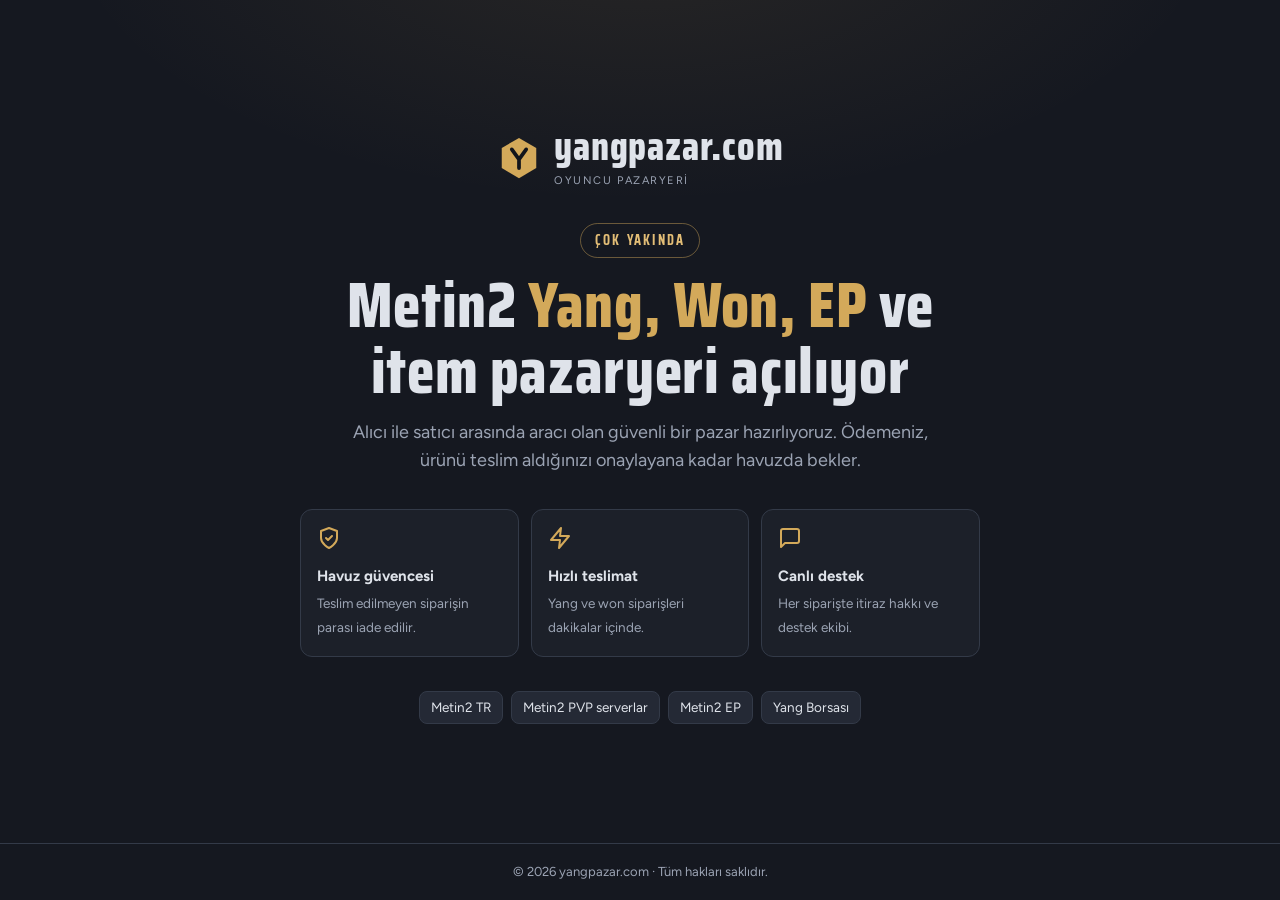
<file: coming-soon/index.html>
<!doctype html>
<html lang="tr">
<head>
<meta charset="utf-8">
<meta name="viewport" content="width=device-width,initial-scale=1,viewport-fit=cover">
<title>yangpazar.com · Metin2 Yang, Won, EP ve İtem Pazaryeri — Çok Yakında</title>
<meta name="description" content="yangpazar.com çok yakında açılıyor: Metin2 Yang, Won, EP ve item alım satımı için havuz güvenceli, hızlı teslimatlı oyuncu pazaryeri.">
<meta name="theme-color" content="#11141b">
<meta property="og:type" content="website">
<meta property="og:site_name" content="yangpazar.com">
<meta property="og:title" content="yangpazar.com · Çok Yakında">
<meta property="og:description" content="Metin2 Yang, Won, EP ve item pazaryeri çok yakında açılıyor. Paranız, siz teslim aldığınızı onaylayana kadar havuzda bekler.">
<link rel="icon" href="data:image/svg+xml,%3Csvg xmlns='http://www.w3.org/2000/svg' viewBox='0 0 32 32'%3E%3Cpath d='M16 2 28 9v14L16 30 4 23V9z' fill='%23d3a95a'/%3E%3Cpath d='M11 10l5 7 5-7M16 17v6' stroke='%2311141b' stroke-width='2.6' fill='none' stroke-linecap='round' stroke-linejoin='round'/%3E%3C/svg%3E">
<link rel="preconnect" href="https://fonts.googleapis.com">
<link rel="preconnect" href="https://fonts.gstatic.com" crossorigin>
<link rel="stylesheet" href="https://fonts.googleapis.com/css2?family=Saira+Condensed:wght@600;700;800&family=Figtree:wght@400;500;600&display=swap">
<style>
:root{
  --bg:#151820;--surface:#1c2029;--surface-2:#242935;--line:#333a48;
  --fg:#dfe3ea;--muted:#9ba3b3;--accent:#d3a95a;--accent-hi:#e2bd76;--accent-ink:#1b1508;--info:#8fb1dc;
  --f-display:'Saira Condensed','Arial Narrow',sans-serif;--f-body:'Figtree',system-ui,-apple-system,'Segoe UI',sans-serif;
}
*{box-sizing:border-box}
html,body{margin:0;min-height:100%}
body{background:var(--bg);color:var(--fg);font-family:var(--f-body);font-size:16px;line-height:1.55;-webkit-font-smoothing:antialiased;
  background-image:radial-gradient(ellipse 70% 50% at 50% -10%,rgba(211,169,90,.10),transparent 65%);min-height:100vh;min-height:100dvh;display:flex;flex-direction:column}
main{flex:1;display:flex;align-items:center;justify-content:center;padding:48px max(16px,env(safe-area-inset-left)) 32px max(16px,env(safe-area-inset-right))}
.card{width:min(680px,100%);text-align:center}
.brand{display:inline-flex;align-items:center;gap:12px;text-decoration:none;color:var(--fg)}
.brand svg{width:46px;height:46px;flex:none}
.brand b{font-family:var(--f-display);font-weight:800;font-size:clamp(30px,6vw,40px);letter-spacing:.02em;line-height:1}
.brand small{display:block;font-size:11px;letter-spacing:.14em;text-transform:uppercase;color:var(--muted);margin-top:4px;text-align:left}
.badge{display:inline-block;margin:34px 0 14px;padding:6px 14px;border:1px solid rgba(211,169,90,.45);border-radius:999px;color:var(--accent-hi);
  font-family:var(--f-display);font-weight:700;font-size:14px;letter-spacing:.16em;text-transform:uppercase}
h1{font-family:var(--f-display);font-weight:800;font-size:clamp(36px,8vw,64px);line-height:1.02;margin:0 0 16px;letter-spacing:.01em;text-wrap:balance}
h1 span{color:var(--accent)}
.lead{color:var(--muted);font-size:clamp(16px,2.4vw,18px);max-width:52ch;margin:0 auto 34px;text-wrap:pretty}
.feats{display:grid;grid-template-columns:repeat(3,minmax(0,1fr));gap:12px;margin:0 0 34px;text-align:left}
.feat{background:var(--surface);border:1px solid var(--line);border-radius:12px;padding:16px}
.feat svg{width:24px;height:24px;color:var(--accent);margin-bottom:8px}
.feat b{display:block;font-size:15px;margin-bottom:2px}
.feat span{color:var(--muted);font-size:13.5px}
.games{display:flex;flex-wrap:wrap;justify-content:center;gap:8px;margin:0 0 8px}
.games span{background:var(--surface-2);border:1px solid var(--line);border-radius:8px;padding:5px 11px;font-size:13.5px;color:var(--fg)}
footer{text-align:center;color:var(--muted);font-size:13px;padding:18px 16px calc(18px + env(safe-area-inset-bottom));border-top:1px solid var(--line)}
@media (max-width:620px){.feats{grid-template-columns:minmax(0,1fr)}.badge{margin-top:28px}}
@media (prefers-reduced-motion:no-preference){.card>*{animation:up .6s ease both}.card>*:nth-child(2){animation-delay:.06s}.card>*:nth-child(3){animation-delay:.12s}.card>*:nth-child(4){animation-delay:.18s}.card>*:nth-child(5){animation-delay:.24s}.card>*:nth-child(6){animation-delay:.3s}
  @keyframes up{from{opacity:0;transform:translateY(8px)}}}
</style>
</head>
<body>
<main>
  <div class="card">
    <a class="brand" href="/" aria-label="yangpazar.com">
      <svg viewBox="0 0 32 32" aria-hidden="true"><path d="M16 2 28 9v14L16 30 4 23V9z" fill="#d3a95a"/><path d="M11 10l5 7 5-7M16 17v6" stroke="#11141b" stroke-width="2.6" fill="none" stroke-linecap="round" stroke-linejoin="round"/></svg>
      <span><b>yangpazar.com</b><small>Oyuncu pazaryeri</small></span>
    </a>
    <div><span class="badge">Çok yakında</span></div>
    <h1>Metin2 <span>Yang, Won, EP</span> ve item pazaryeri açılıyor</h1>
    <p class="lead">Alıcı ile satıcı arasında aracı olan güvenli bir pazar hazırlıyoruz. Ödemeniz, ürünü teslim aldığınızı onaylayana kadar havuzda bekler.</p>
    <div class="feats">
      <div class="feat"><svg viewBox="0 0 24 24" fill="none" stroke="currentColor" stroke-width="2" stroke-linecap="round" stroke-linejoin="round" aria-hidden="true"><path d="M12 22s8-4 8-10V5l-8-3-8 3v7c0 6 8 10 8 10z"/><path d="m9 12 2 2 4-4"/></svg><b>Havuz güvencesi</b><span>Teslim edilmeyen siparişin parası iade edilir.</span></div>
      <div class="feat"><svg viewBox="0 0 24 24" fill="none" stroke="currentColor" stroke-width="2" stroke-linecap="round" stroke-linejoin="round" aria-hidden="true"><path d="M13 2 3 14h9l-1 8 10-12h-9l1-8z"/></svg><b>Hızlı teslimat</b><span>Yang ve won siparişleri dakikalar içinde.</span></div>
      <div class="feat"><svg viewBox="0 0 24 24" fill="none" stroke="currentColor" stroke-width="2" stroke-linecap="round" stroke-linejoin="round" aria-hidden="true"><path d="M21 15a2 2 0 0 1-2 2H7l-4 4V5a2 2 0 0 1 2-2h14a2 2 0 0 1 2 2z"/></svg><b>Canlı destek</b><span>Her siparişte itiraz hakkı ve destek ekibi.</span></div>
    </div>
    <div class="games" aria-label="Kategoriler"><span>Metin2 TR</span><span>Metin2 PVP serverlar</span><span>Metin2 EP</span><span>Yang Borsası</span></div>
  </div>
</main>
<footer>© <span id="y">2026</span> yangpazar.com · Tüm hakları saklıdır.</footer>
<script>document.getElementById('y').textContent=new Date().getFullYear();</script>
</body>
</html>
</file>
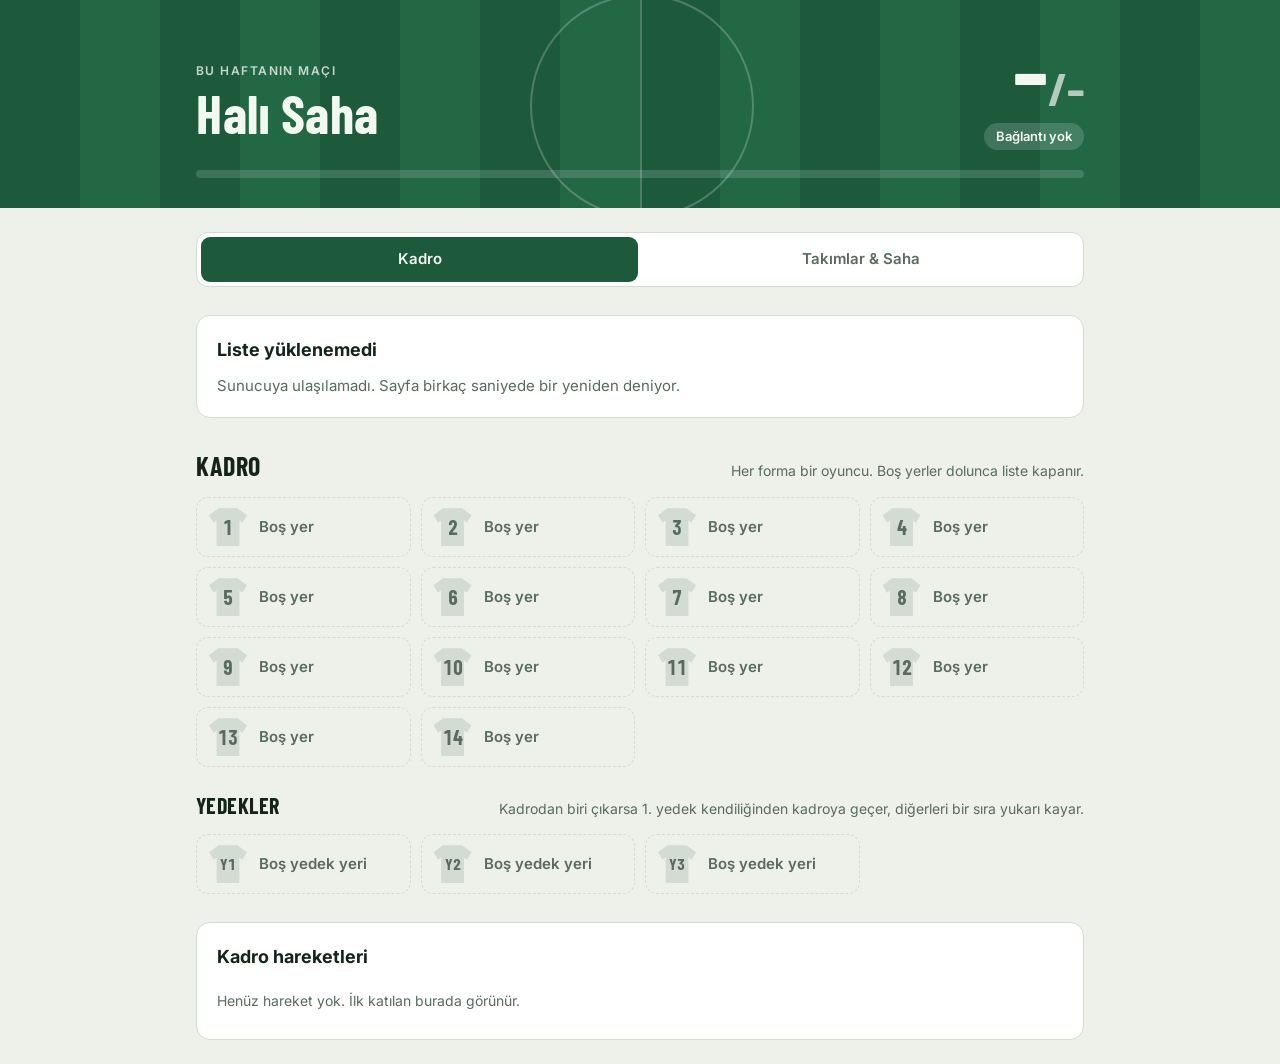
<file: halisaha/index.html>
<!doctype html>
<html lang="tr">
<head>
<meta charset="utf-8">
<meta name="viewport" content="width=device-width,initial-scale=1,viewport-fit=cover">
<meta name="robots" content="noindex">
<title>Halı Saha Kadrosu</title>
<link rel="preconnect" href="https://fonts.googleapis.com">
<link rel="preconnect" href="https://fonts.gstatic.com" crossorigin>
<link rel="stylesheet" href="https://fonts.googleapis.com/css2?family=Barlow+Condensed:wght@600;700&family=Inter:wght@400;500;600&display=swap">
<link rel="stylesheet" href="stil.css?v=6">
</head>
<body>

<header class="band">
  <div class="wrap">
    <div>
      <div class="eyebrow">Bu haftanın maçı</div>
      <h1 id="title">Halı Saha</h1>
      <div class="meta"><span id="when"></span><span id="place"></span><span id="fee"></span></div>
    </div>
    <div class="score">
      <div class="num" id="count">–<small>/–</small></div>
      <span class="split" id="split"></span>
      <span class="pill" id="status">Yükleniyor</span>
    </div>
    <div class="bar" id="bar"><i></i></div>
    <div class="cd" id="cd" hidden>
      <span class="cd-label">Maça kalan</span>
      <strong id="cdMain"></strong>
      <span id="cdSub"></span>
    </div>
  </div>
</header>

<main class="wrap">
  <nav class="tabs" role="tablist" aria-label="Bölümler">
    <button type="button" role="tab" id="tab-kadro" aria-controls="panel-kadro" aria-selected="true">Kadro</button>
    <button type="button" role="tab" id="tab-takimlar" aria-controls="panel-takimlar" aria-selected="false">Takımlar &amp; Saha<span class="dot" id="teamsDot" hidden></span></button>
  </nav>

  <!-- KADRO -->
  <div class="tabpanel" id="panel-kadro" role="tabpanel" aria-labelledby="tab-kadro">
    <section class="card" id="joinBox" aria-live="polite">
      <h3>Kadro yükleniyor…</h3>
      <p>Kimlerin geldiği birazdan burada görünecek.</p>
    </section>

    <section id="keepersSec" hidden>
      <div class="section-head">
        <h2>Kaleciler</h2>
        <p>Kalecileri yönetici atar.</p>
      </div>
      <ol class="squad" id="keepers"></ol>
    </section>

    <section>
      <div class="section-head">
        <h2>Kadro</h2>
        <p id="squadHint">Her forma bir oyuncu. Boş yerler dolunca liste kapanır.</p>
      </div>
      <ol class="squad" id="squad"></ol>
      <div id="bench" hidden>
        <div class="section-head bench-head">
          <h2>Yedekler</h2>
          <p>Kadrodan biri çıkarsa 1. yedek kendiliğinden kadroya geçer, diğerleri bir sıra yukarı kayar.</p>
        </div>
        <ol class="squad" id="benchList"></ol>
      </div>
    </section>

    <section class="card">
      <h3>Kadro hareketleri</h3>
      <ul class="log" id="log"></ul>
    </section>
  </div>

  <!-- TAKIMLAR & SAHA -->
  <div class="tabpanel" id="panel-takimlar" role="tabpanel" aria-labelledby="tab-takimlar" hidden>
    <section id="teamsSec">
      <div class="section-head">
        <h2>Takımlar</h2>
        <div class="team-tools" id="teamTools"></div>
      </div>
      <p class="hint" id="teamHint"></p>
      <div id="pitchHost"></div>
    </section>
    <div class="teams" id="teams" hidden>
      <div class="team a">
        <div class="team-head"><span class="bib" aria-hidden="true"></span><h3>Yelekliler</h3><span class="tcount" id="countA"></span></div>
        <ol id="teamA"></ol>
      </div>
      <div class="team b">
        <div class="team-head"><span class="bib" aria-hidden="true"></span><h3>Yeleksizler</h3><span class="tcount" id="countB"></span></div>
        <ol id="teamB"></ol>
      </div>
    </div>
  </div>
</main>

<div class="toast" id="toast" hidden role="status"></div>

<script src="ortak.js?v=6"></script>
<script>
(function () {
  "use strict";
  // Eski "#yonetici" bağlantıları yönetim paneline gider.
  if (location.hash === "#yonetici") { location.replace("yonetim.html"); return; }

  const { $, el, toast, call } = HS;
  const POLL_MS = 8000;
  const S = { data: null, busy: false, failed: false, draftName: null, myIdx: null, tab: "kadro", teamsKey: null };
  const cap = () => HS.cap(S.data), reserve = () => HS.reserve(S.data);

  // Yedekten kadroya geçen kişiye haber ver.
  function trackMe(notify) {
    if (!S.data) return;
    const idx = S.data.players.findIndex((p) => p.mine), c = cap();
    if (notify && S.myIdx != null && S.myIdx >= c && idx >= 0 && idx < c) {
      toast("Yedekten kadroya geçtin! Forman " + (idx + 1) + " numara.");
    }
    S.myIdx = idx >= 0 ? idx : null;
  }

  // Takımlar bu sayfa açıkken kurulursa haber ver.
  function trackTeams(notify) {
    const key = S.data && S.data.teams ? S.data.teams.at : null;
    if (notify && key && S.teamsKey === 0) toast(S.data.teams.auto ? "Takımlar otomatik kuruldu! Takımlar & Saha sekmesine bak." : "Takımlar kuruldu! Takımlar & Saha sekmesine bak.");
    S.teamsKey = key || 0;
  }

  async function refresh() {
    try { S.data = await call("state"); S.failed = false; trackMe(true); trackTeams(true); }
    catch (e) { S.failed = true; }
    render();
  }

  async function act(action, body, after) {
    if (S.busy) return;
    S.busy = true; render();
    try {
      S.data = await call(action, body || {});
      trackMe(false); trackTeams(false);
      toast(S.data.msg);
      if (after) after();
    } catch (e) { toast(e.message, true); refresh(); }
    finally { S.busy = false; render(); }
  }

  // ---------- sekmeler ----------
  function setTab(tab, push) {
    S.tab = tab === "takimlar" ? "takimlar" : "kadro";
    ["kadro", "takimlar"].forEach((t) => {
      $("tab-" + t).setAttribute("aria-selected", String(t === S.tab));
      $("panel-" + t).hidden = t !== S.tab;
    });
    if (push) history.replaceState(null, "", S.tab === "takimlar" ? "#takimlar" : location.pathname + location.search);
  }
  $("tab-kadro").addEventListener("click", () => setTab("kadro", true));
  $("tab-takimlar").addEventListener("click", () => setTab("takimlar", true));
  window.addEventListener("hashchange", () => setTab(location.hash === "#takimlar" ? "takimlar" : "kadro", false));

  // ---------- kadro sekmesi ----------
  function renderJoin() {
    const box = $("joinBox"), d = S.data;
    box.textContent = "";
    if (!d) {
      box.append(el("h3", null, S.failed ? "Liste yüklenemedi" : "Kadro yükleniyor…"),
        el("p", null, S.failed ? "Sunucuya ulaşılamadı. Sayfa birkaç saniyede bir yeniden deniyor." : "Kimlerin geldiği birazdan burada görünecek."));
      return;
    }
    const c = cap(), r = reserve(), n = d.players.length, idx = d.players.findIndex((p) => p.mine);
    if (idx >= 0) {
      const onBench = idx >= c;
      const t = !onBench && d.teams ? (d.teams.a.includes(d.players[idx].id) ? " · Yeleklisin" : " · Yeleksizsin") : "";
      box.append(el("h3", null, onBench ? "Yedektesin, sıran " + (idx - c + 1) : "Kadrodasın, forman " + (idx + 1) + " numara" + t),
        el("p", null, onBench ? "Kadrodan biri çıkarsa sırayla yukarı geçersin. Kadroya girince bu sayfada haber verilir."
                              : "Gelemeyeceksen yerini boşalt. Yerine 1. yedek kendiliğinden geçer."));
      const row = el("div", "row"), b = el("button", "btn-danger", onBench ? "Yedekten çık" : "Gelemiyorum, beni çıkar");
      b.type = "button"; b.disabled = S.busy;
      b.addEventListener("click", () => act("leave"));
      row.append(b); box.append(row);
      return;
    }
    if (n >= c + r) {
      box.append(el("h3", null, r > 0 ? "Kadro ve yedek doldu" : "Kadro doldu (" + c + "/" + c + ")"),
        el("p", null, "Tüm yerler alındı. Biri çıkarsa yer açılır, sayfa kendiliğinden güncellenir."));
      return;
    }
    const toBench = n >= c;
    if (toBench) box.append(el("h3", null, "Kadro doldu, yedeğe yazıl"),
      el("p", null, (c + r - n) + " yedek yeri kaldı. Kadrodan biri çıkarsa sırayla kadroya geçersin."));
    else box.append(el("h3", null, "Geliyor musun?"), el("p", null, (c - n) + " oyuncu yeri kaldı. Adını yaz, kadroya gir."));
    const row = el("div", "row"), inp = el("input");
    inp.type = "text"; inp.id = "nameInput"; inp.maxLength = 30; inp.placeholder = "Adın"; inp.autocomplete = "nickname";
    inp.value = S.draftName || "";
    inp.addEventListener("input", () => { S.draftName = inp.value; });
    const b = el("button", "btn-primary", toBench ? "Yedeğe yaz" : "Geliyorum");
    b.type = "button"; b.disabled = S.busy;
    const go = () => {
      const name = inp.value.trim();
      if (!name) { toast("Önce adını yaz.", true); inp.focus(); return; }
      act("join", { name }, () => { S.draftName = ""; });
    };
    b.addEventListener("click", go);
    inp.addEventListener("keydown", (e) => { if (e.key === "Enter") go(); });
    row.append(inp, b); box.append(row);
  }

  function slot(cls, label, p, sub, emptyText) {
    const li = el("li", "slot " + cls + (p ? "" : " empty") + (p && p.mine ? " me" : ""));
    li.append(el("span", "shirt", label));
    const who = el("div", "who");
    who.append(el("div", "name", p ? p.name : emptyText));
    if (p && sub) who.append(el("div", "sub", sub));
    li.append(who);
    return li;
  }

  function renderKeepers() {
    const d = S.data, on = HS.keepers(d);
    $("keepersSec").hidden = !on;
    $("squadHint").textContent = on
      ? "Kalecilerden ayrı " + cap() + " oyuncu yeri. Boş yerler dolunca liste kapanır."
      : "Her forma bir oyuncu. Boş yerler dolunca liste kapanır.";
    if (!on) return;
    const ol = $("keepers"); ol.textContent = "";
    [[d.settings.gkA, "Yelekliler kalecisi"], [d.settings.gkB, "Yeleksizler kalecisi"]].forEach(([name, sub]) => {
      ol.append(slot("keeper", "K", name ? { name } : null, sub, "Kaleci bekleniyor · " + sub.split(" ")[0]));
    });
  }

  function renderSquad() {
    const d = S.data, c = cap(), ul = $("squad");
    ul.textContent = "";
    for (let i = 0; i < c; i++) {
      const p = d ? d.players[i] : null;
      ul.append(slot("", String(i + 1), p, p && (p.mine ? "Sen" : (p.manual ? "Yönetici ekledi" : "Kendi katıldı")), "Boş yer"));
    }
    const extra = d ? d.players.slice(c) : [], slots = Math.max(reserve(), extra.length);
    $("bench").hidden = slots === 0;
    const bl = $("benchList"); bl.textContent = "";
    for (let i = 0; i < slots; i++) {
      const p = extra[i];
      bl.append(slot("res", "Y" + (i + 1), p, p && ((p.mine ? "Sen · " : "") + (i === 0 ? "İlk yer açılınca kadroya girer" : (i + 1) + ". sırada")), "Boş yedek yeri"));
    }
  }

  // ---------- takımlar sekmesi ----------
  function renderTeams() {
    const d = S.data, teams = d && d.teams;
    $("teamsDot").hidden = !teams;
    const tools = $("teamTools"); tools.textContent = "";
    const host = $("pitchHost");
    $("teams").hidden = !teams;
    if (!d) { host.textContent = ""; return; }
    const hint = $("teamHint");
    if (!teams) {
      const h = Number(d.settings.autoDraw) || 0, cd = HS.countdown(d);
      hint.textContent = "";
      host.textContent = "";
      const wait = el("div", "pitch-wait");
      wait.append(el("strong", null, "Takımlar henüz kurulmadı"));
      if (h > 0 && d.kickoff) wait.append(el("span", null, "Maça " + h + " saat kala takımlar otomatik kurulur." + (cd && cd.sub ? " " + cd.sub + "." : "")));
      else if (h > 0) wait.append(el("span", null, "Yönetici maç saatini girince, maça " + h + " saat kala takımlar otomatik kurulur."));
      else wait.append(el("span", null, "Takımları yönetici kuracak."));
      host.append(wait);
      return;
    }
    tools.append(...HS.shareButtons(d));
    const at = new Date(teams.at * 1000);
    const when = String(at.getHours()).padStart(2, "0") + ":" + String(at.getMinutes()).padStart(2, "0");
    hint.textContent = (teams.auto ? "Kura otomatik çekildi (" + when + ")." : "Takımları yönetici kurdu (" + when + ").")
      + " Kadrodan biri çıkarsa yerine geçen yedek, takımlar dengeli kalacak şekilde eklenir.";
    HS.renderPitch(host, d);
    HS.renderTeamLists(d);
  }

  function render() {
    const focused = document.activeElement && document.activeElement.id;
    HS.renderHeader(S.data, S.failed);
    document.title = ((S.data && S.data.settings.title) || "Halı Saha") + " · Kadro";
    renderJoin(); renderKeepers(); renderSquad(); renderTeams();
    HS.renderLog($("log"), S.data);
    if (focused === "nameInput" && $("nameInput")) $("nameInput").focus();
  }

  setTab(location.hash === "#takimlar" ? "takimlar" : "kadro", false);
  render();
  refresh();
  setInterval(() => { if (!document.hidden && !S.busy) refresh(); }, POLL_MS);
  // Geri sayım her saniye; kura zamanı gelince sunucudan takımları iste.
  let drawAsked = false;
  setInterval(() => {
    const cd = HS.renderCountdown(S.data);
    if (cd && cd.drawDue && !drawAsked && !S.busy) { drawAsked = true; refresh(); setTimeout(() => { drawAsked = false; }, 15000); }
  }, 1000);
  document.addEventListener("visibilitychange", () => { if (!document.hidden) refresh(); });
})();
</script>
</body>
</html>
</file>
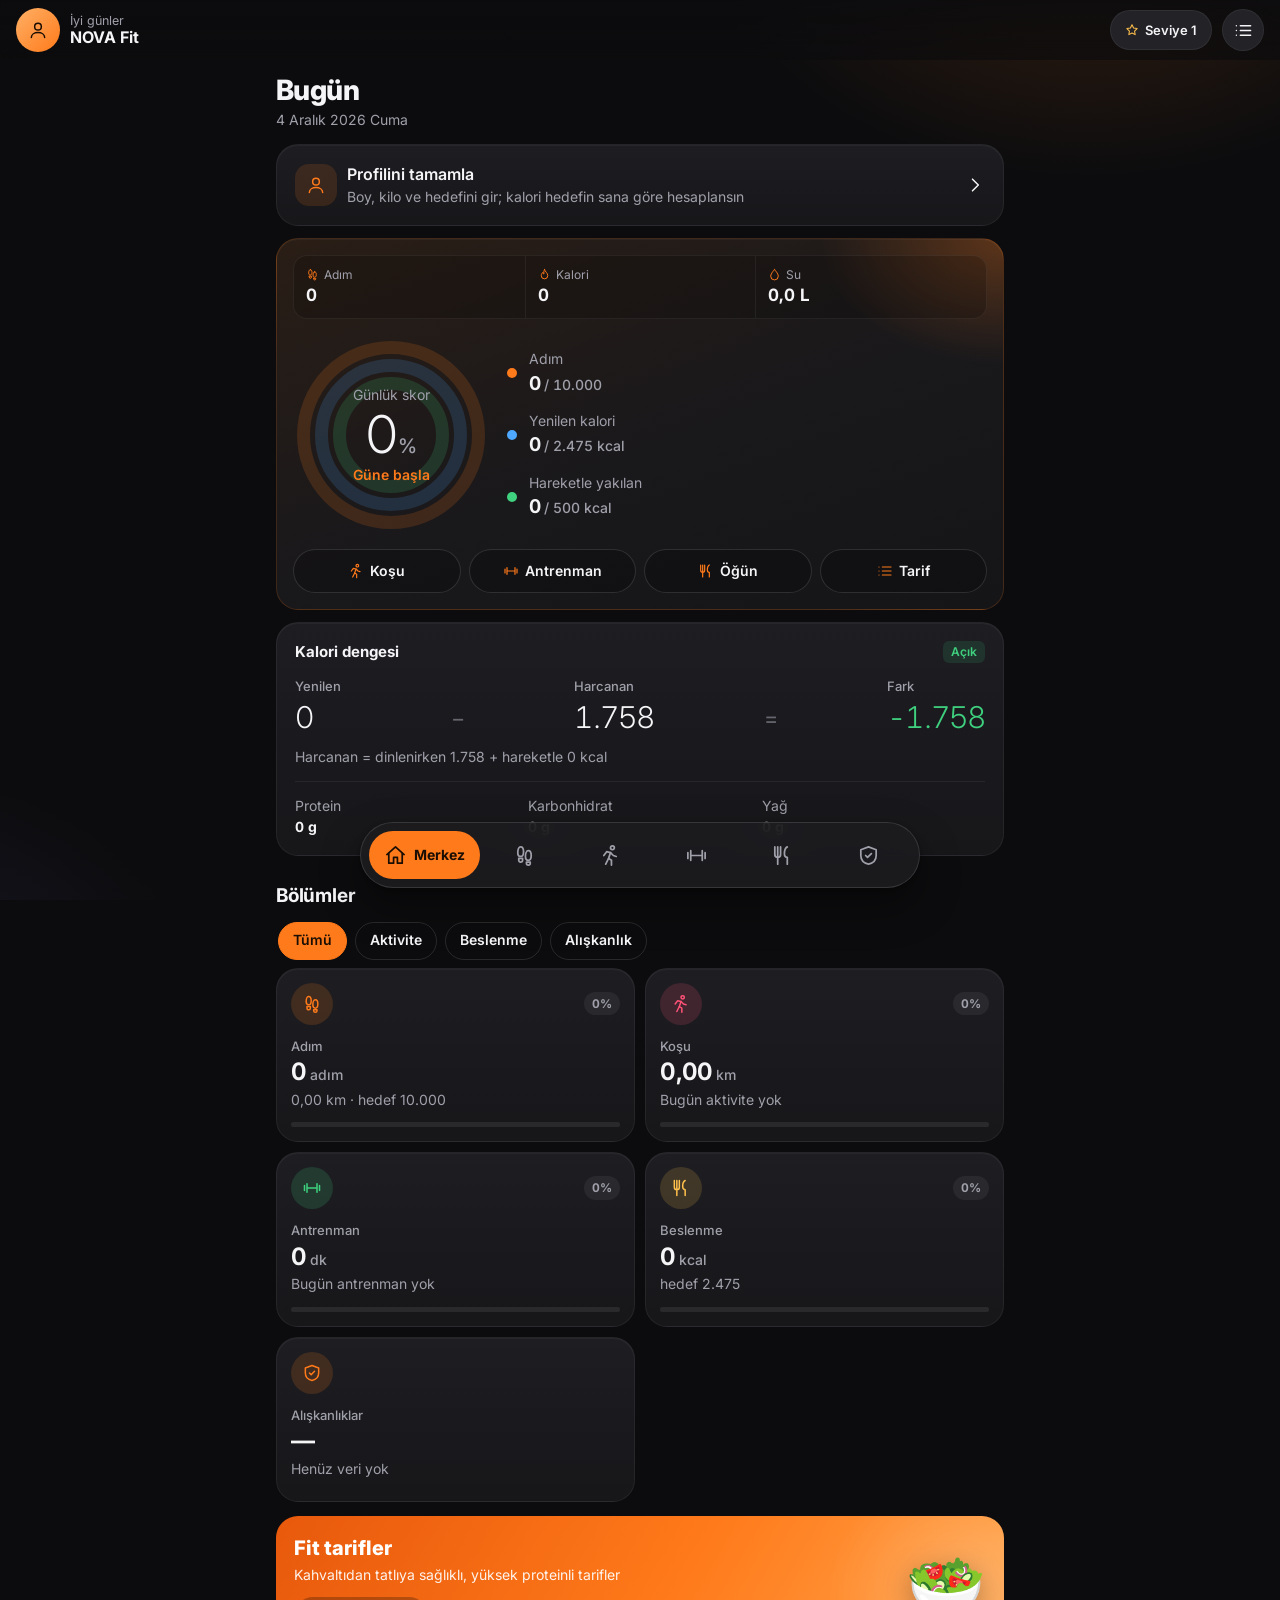
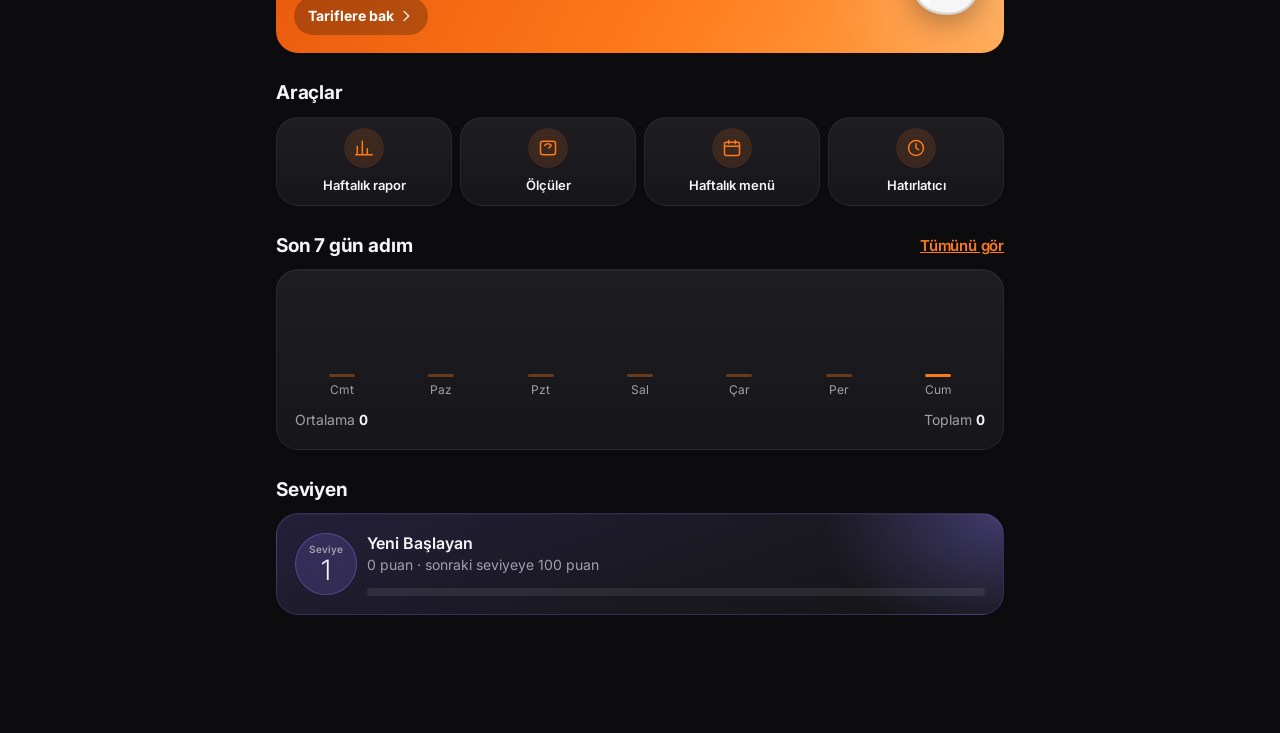
<file: nova/index.html>
<!doctype html>
<html lang="tr">
<head>
  <meta charset="utf-8">
  <meta name="viewport" content="width=device-width, initial-scale=1, viewport-fit=cover">
  <meta name="theme-color" content="#0e1013">
  <meta name="description" content="NOVA Fit — adım, koşu, antrenman, beslenme ve alışkanlık takibi tek bir yerde.">
  <meta name="apple-mobile-web-app-capable" content="yes">
  <meta name="mobile-web-app-capable" content="yes">
  <meta name="apple-mobile-web-app-status-bar-style" content="black-translucent">
  <meta name="apple-mobile-web-app-title" content="NOVA Fit">
  <title>NOVA Fit</title>
  <link rel="manifest" href="manifest.webmanifest">
  <link rel="icon" href="icons/icon.svg" type="image/svg+xml">
  <link rel="apple-touch-icon" href="icons/icon-192.png">
  <link rel="stylesheet" href="css/core.css">
</head>
<body>
  <div class="nova-bg"><div class="nova-stars"></div></div>
  <div id="boot" class="boot">
    <div class="boot-inner">
      <div class="boot-logo">NOVA<span> </span>FIT</div>
      <div class="boot-line"><i></i></div>
      <div class="boot-txt">Yükleniyor…</div>
    </div>
  </div>
  <div id="app"></div>
  <noscript>NOVA Fit için JavaScript gereklidir.</noscript>
  <script type="module" src="js/app.js"></script>
</body>
</html>
</file>
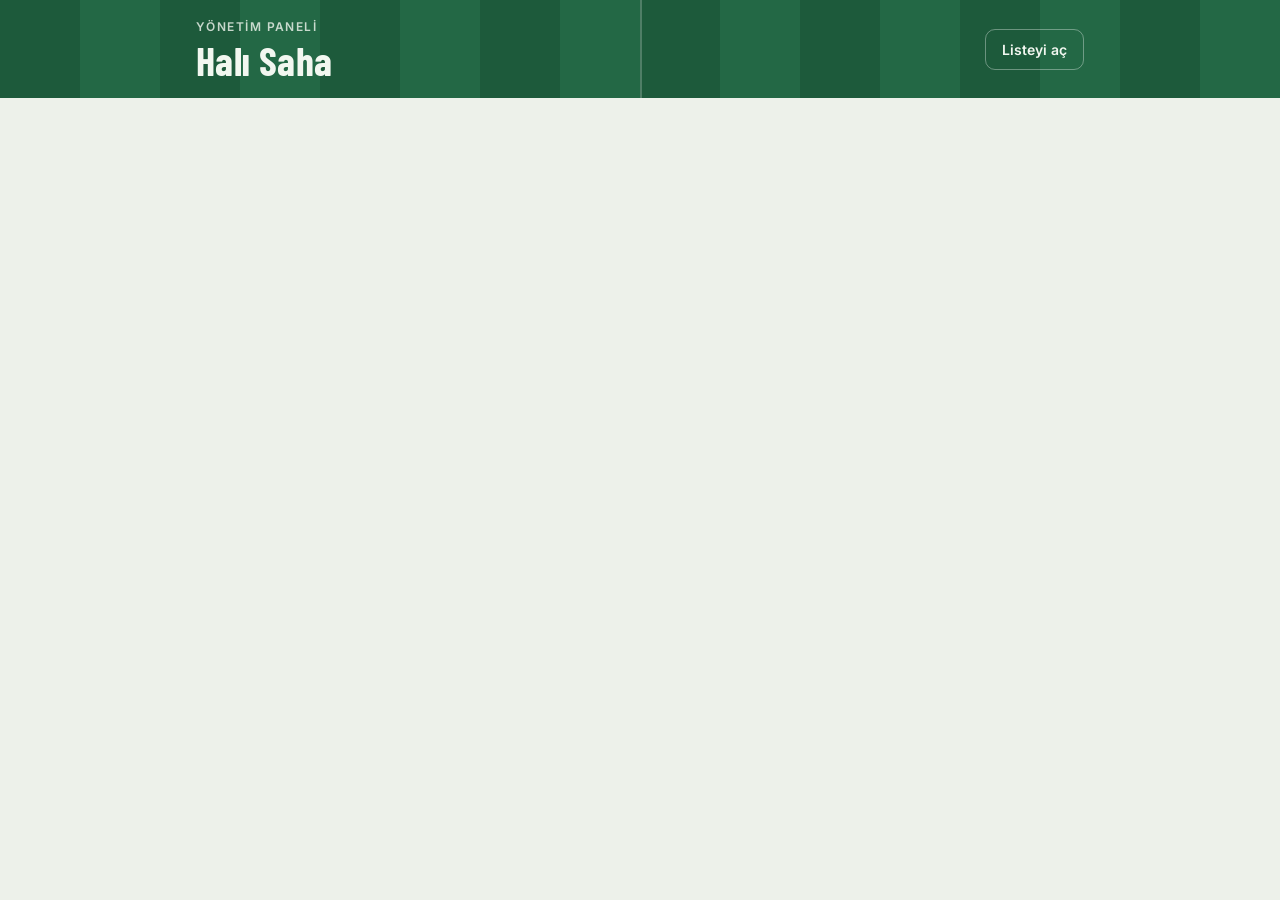
<file: halisaha/yonetim.html>
<!doctype html>
<html lang="tr">
<head>
<meta charset="utf-8">
<meta name="viewport" content="width=device-width,initial-scale=1,viewport-fit=cover">
<meta name="robots" content="noindex, nofollow">
<title>Halı Saha Yönetim Paneli</title>
<link rel="preconnect" href="https://fonts.googleapis.com">
<link rel="preconnect" href="https://fonts.gstatic.com" crossorigin>
<link rel="stylesheet" href="https://fonts.googleapis.com/css2?family=Barlow+Condensed:wght@600;700&family=Inter:wght@400;500;600&display=swap">
<link rel="stylesheet" href="stil.css?v=6">
</head>
<body>

<header class="band slim">
  <div class="wrap">
    <div>
      <div class="eyebrow">Yönetim paneli</div>
      <h1 id="title">Halı Saha</h1>
      <div class="meta"><span id="when"></span><span id="place"></span></div>
    </div>
    <div class="panel-nav">
      <a class="btn-ghost" href="./" target="_blank" rel="noopener">Listeyi aç</a>
      <button class="btn-ghost" id="logoutBtn" type="button" hidden>Çıkış yap</button>
    </div>
  </div>
</header>

<main class="wrap">

  <!-- Giriş / ilk kurulum -->
  <section class="card login-wrap" id="loginBox" hidden>
    <h3 id="loginTitle">Yönetici girişi</h3>
    <p id="loginText">Kullanıcı adın ve şifrenle giriş yap.</p>
    <form id="loginForm" autocomplete="on">
      <label for="loginUser">Kullanıcı adı
        <input type="text" id="loginUser" autocomplete="username" autocapitalize="none" spellcheck="false" maxlength="30" required>
      </label>
      <label for="loginPw">Şifre
        <input type="password" id="loginPw" autocomplete="current-password" required>
      </label>
      <label for="loginPw2" id="loginPw2Wrap" hidden>Şifre (tekrar)
        <input type="password" id="loginPw2" autocomplete="new-password">
      </label>
      <button class="btn-primary" type="submit" id="loginBtn">Giriş yap</button>
    </form>
  </section>

  <div id="panel" class="panel" hidden>

    <!-- Durum -->
    <section class="card">
      <div class="topbar">
        <div>
          <div class="num-line" id="count">–<small>/–</small></div>
          <span class="pill" id="status">Yükleniyor</span>
        </div>
        <p class="hint" id="whoami"></p>
      </div>
      <div class="bar" id="bar"><i></i></div>
      <div class="cd" id="cd" hidden>
        <span class="cd-label">Maça kalan</span>
        <strong id="cdMain"></strong>
        <span id="cdSub"></span>
      </div>
    </section>

    <!-- Maç ayarları -->
    <section class="card admin">
      <div class="section-head" style="margin:0"><h2>Maç ayarları</h2></div>
      <label class="check" for="keepersInput">
        <input type="checkbox" id="keepersInput">
        Kalecileri ben atayacağım (2 kaleci kadroya dahil, oyuncular kaleci olarak yazılmaz)
      </label>
      <div class="grid2">
        <label for="capInput"><span id="capLabel">Kaç kişi gelecek?</span>
          <div class="stepper">
            <button type="button" id="capMinus" aria-label="Bir azalt">−</button>
            <input type="number" id="capInput" min="2" max="40" value="14">
            <button type="button" id="capPlus" aria-label="Bir artır">+</button>
          </div>
          <span class="hint" id="capNote"></span>
        </label>
        <label for="resInput">Kaç yedek olsun?
          <div class="stepper">
            <button type="button" id="resMinus" aria-label="Bir azalt">−</button>
            <input type="number" id="resInput" min="0" max="20" value="3">
            <button type="button" id="resPlus" aria-label="Bir artır">+</button>
          </div>
        </label>
        <label for="titleInput">Maç adı
          <input type="text" id="titleInput" maxlength="40" placeholder="Çarşamba maçı">
        </label>
        <label for="whenInput">Tarih ve saat
          <input type="datetime-local" id="whenInput">
        </label>
        <label for="placeInput">Saha
          <input type="text" id="placeInput" maxlength="60" placeholder="Saha adı, semt">
        </label>
        <label for="feeInput">Kişi başı ücret (₺)
          <input type="number" id="feeInput" min="0" max="100000" step="10" placeholder="0 = gösterme">
        </label>
        <label for="autoInput">Otomatik kura
          <select id="autoInput">
            <option value="0">Kapalı, takımları ben kurarım</option>
            <option value="1">Maça 1 saat kala</option>
            <option value="2">Maça 2 saat kala</option>
            <option value="3">Maça 3 saat kala</option>
            <option value="6">Maça 6 saat kala</option>
            <option value="12">Maça 12 saat kala</option>
            <option value="24">Maça 24 saat kala</option>
          </select>
        </label>
      </div>
      <div class="gk-fields" id="gkFields">
        <label for="gkAInput">Yelekliler kalecisi
          <input type="text" id="gkAInput" maxlength="30" placeholder="Kalecinin adı">
        </label>
        <label for="gkBInput">Yeleksizler kalecisi
          <input type="text" id="gkBInput" maxlength="30" placeholder="Kalecinin adı">
        </label>
        <div class="row"><button class="btn-ghost" id="swapGk" type="button">Kalecilerin yerini değiştir</button></div>
      </div>
      <div class="row"><button class="btn-primary" id="saveSettings" type="button">Maç ayarlarını kaydet</button></div>
    </section>

    <!-- Takımlar -->
    <section id="teamsSec">
      <div class="section-head">
        <h2>Takımlar</h2>
        <div class="team-tools" id="teamTools"></div>
      </div>
      <p class="hint" id="teamHint"></p>
      <div id="pitchHost" style="margin-bottom:12px"></div>
      <div class="teams" id="teams">
        <div class="team a">
          <div class="team-head"><span class="bib" aria-hidden="true"></span><h3>Yelekliler</h3><span class="tcount" id="countA"></span></div>
          <ol id="teamA"></ol>
        </div>
        <div class="team b">
          <div class="team-head"><span class="bib" aria-hidden="true"></span><h3>Yeleksizler</h3><span class="tcount" id="countB"></span></div>
          <ol id="teamB"></ol>
        </div>
      </div>
    </section>

    <!-- Kadro ve yedekler -->
    <section>
      <div class="section-head">
        <h2>Kadro</h2>
        <p>× ile listeden çıkar. Kadrodan biri çıkınca 1. yedek kendiliğinden geçer.</p>
      </div>
      <div class="card" style="margin-bottom:12px">
        <label for="manualName">Listeye elle oyuncu ekle</label>
        <div class="row">
          <input type="text" id="manualName" maxlength="30" placeholder="Arkadaşının adı">
          <button class="btn-ghost" id="manualAdd" type="button">Ekle</button>
        </div>
        <p class="hint">Linke giremeyen arkadaşlar için. Kadro doluysa yedeğe yazılır.</p>
      </div>
      <ol class="squad" id="squad"></ol>
      <div id="bench" hidden>
        <div class="section-head bench-head"><h2>Yedekler</h2></div>
        <ol class="squad" id="benchList"></ol>
      </div>
    </section>

    <!-- Kadro hareketleri -->
    <section class="card">
      <h3>Kadro hareketleri</h3>
      <ul class="log" id="log"></ul>
    </section>

    <!-- Yeni hafta -->
    <section class="card">
      <h3>Yeni hafta</h3>
      <p>Tüm oyuncuları, takımları ve kadro hareketlerini siler. Maç ayarları ve kaleciler kalır; yeni maçın tarihini girmeyi unutma.</p>
      <div class="confirm" id="clearArea"></div>
    </section>

    <!-- Hesap -->
    <section class="card">
      <h3>Yönetici hesabı</h3>
      <form id="accForm" class="grid2" autocomplete="on">
        <label for="accUser">Kullanıcı adı
          <input type="text" id="accUser" autocomplete="username" autocapitalize="none" spellcheck="false" maxlength="30">
        </label>
        <label for="accNew">Yeni şifre (değiştirmeyeceksen boş bırak)
          <input type="password" id="accNew" autocomplete="new-password" minlength="8">
        </label>
        <label for="accCurrent">Mevcut şifre (onay için)
          <input type="password" id="accCurrent" autocomplete="current-password" required>
        </label>
        <div class="row" style="align-items:end"><button class="btn-ghost" type="submit">Hesabı güncelle</button></div>
      </form>
      <p class="hint">Şifre değişince diğer cihazlardaki yönetici oturumları kapanır.</p>
    </section>
  </div>
</main>

<div class="toast" id="toast" hidden role="status"></div>

<script src="ortak.js?v=6"></script>
<script>
(function () {
  "use strict";
  const { $, el, toast, call, renderHeader } = HS;
  const POLL_MS = 8000;
  const S = { data: null, busy: false, failed: false, confirmClear: false, formFilled: false };
  const cap = () => HS.cap(S.data), reserve = () => HS.reserve(S.data);

  async function refresh() {
    try { S.data = await call("state"); S.failed = false; }
    catch (e) { S.failed = true; }
    render();
  }

  async function act(action, body, after) {
    if (S.busy) return;
    S.busy = true; render();
    try {
      S.data = await call(action, body || {});
      toast(S.data.msg);
      if (after) after();
    } catch (e) {
      toast(e.message, true);
      if (e.status === 403) S.formFilled = false;  // oturum düşmüş: girişe dön
      refresh();
    } finally { S.busy = false; render(); }
  }

  function btn(cls, text, fn, label) {
    const b = el("button", cls, text); b.type = "button"; b.disabled = S.busy;
    if (label) { b.title = label; b.setAttribute("aria-label", label); }
    b.addEventListener("click", fn); return b;
  }

  // ---------- giriş ----------
  function renderLogin() {
    const d = S.data, show = !!d && !d.admin;
    $("loginBox").hidden = !show;
    $("logoutBtn").hidden = !(d && d.admin);
    if (!show) return;
    const setup = d.needsSetup;
    $("loginTitle").textContent = setup ? "Yönetici hesabı oluştur" : "Yönetici girişi";
    $("loginText").textContent = setup
      ? "Henüz yönetici yok. Bir kullanıcı adı ve en az 8 karakterlik şifre belirle. Bu işlem bir kez yapılır; sonra panele sadece bu bilgilerle girilir."
      : "Kullanıcı adın ve şifrenle giriş yap.";
    $("loginPw").autocomplete = setup ? "new-password" : "current-password";
    $("loginPw2Wrap").hidden = !setup;
    $("loginPw2").required = setup;
    $("loginBtn").textContent = setup ? "Hesabı oluştur ve gir" : "Giriş yap";
    $("loginBtn").disabled = S.busy;
  }

  // ---------- panel ----------
  function fillForms() {
    const d = S.data, s = d.settings;
    $("capInput").value = s.capacity; $("resInput").value = reserve();
    $("titleInput").value = s.title || ""; $("whenInput").value = s.when || ""; $("placeInput").value = s.place || "";
    $("feeInput").value = s.fee > 0 ? s.fee : "";
    $("autoInput").value = String(s.autoDraw != null ? s.autoDraw : 2);
    $("keepersInput").checked = !!s.keepers;
    $("gkAInput").value = s.gkA || ""; $("gkBInput").value = s.gkB || "";
    syncKeepers();
    $("accUser").value = d.user || "";
    S.formFilled = true;
  }

  // Kaleci kutusuna göre kadro sayısı etiketini ve kaleci alanlarını güncelle.
  function syncKeepers() {
    const on = $("keepersInput").checked, c = Math.floor(Number($("capInput").value)) || 0;
    $("gkFields").hidden = !on;
    $("capLabel").textContent = on ? "Toplam kadro (2 kaleci dahil)" : "Kaç kişi gelecek?";
    $("capNote").textContent = on ? "= 2 kaleci + " + Math.max(0, c - 2) + " oyuncu" : "";
    $("capInput").min = on ? 4 : 2;
  }

  function renderSummary() {
    const d = S.data, c = cap(), r = reserve(), n = d.players.length;
    $("whoami").textContent = "Giriş yapan: " + (d.user || "yönetici") + " · " + Math.min(n, c) + "/" + c + " oyuncu · " + Math.max(0, n - c) + "/" + r + " yedek"
      + (HS.keepers(d) ? " · kaleci " + HS.gkCount(d) + "/2" : "");
  }

  function renderTeams() {
    const d = S.data, teams = d.teams, c = cap();
    const squad = d.players.slice(0, c);
    const byId = {}; squad.forEach((p, i) => { byId[p.id] = { p, no: i + 1 }; });
    const tools = $("teamTools"); tools.textContent = "";
    if (!teams) {
      const b = btn("btn-primary", "Takımları kur", () => act("teams"));
      b.disabled = S.busy || squad.length < 2;
      tools.append(b);
    } else {
      tools.append(...HS.shareButtons(d),
                   btn("btn-ghost", "Yeniden karıştır", () => act("teams")),
                   btn("btn-ghost", "Takımları kaldır", () => act("teams_reset")));
    }
    const hint = $("teamHint");
    const diff = teams ? Math.abs(teams.a.length - teams.b.length) : 0;
    hint.className = "hint" + (diff > 1 ? " warn" : "");
    if (!teams) hint.textContent = squad.length < 2 ? "Kadroda en az 2 kişi olunca takımları kurabilirsin."
      : "Kadroyu rastgele iki eşit takıma ayırır. Takımlar sitedeki listede herkese görünür.";
    else if (diff > 1) hint.textContent = "Takımlar dengesiz: " + teams.a.length + " - " + teams.b.length + ". Bir oyuncuyu ⇄ ile diğer takıma geçir.";
    else if (squad.length < c) hint.textContent = "Kadro henüz dolmadı. Sonradan gelenler sayısı az olan takıma eklenir.";
    else hint.textContent = "Kadrodan biri çıkarsa yerine geçen yedek, takımlar dengeli kalacak şekilde eklenir.";
    if (!teams) {
      const h = Number(d.settings.autoDraw) || 0;
      if (h > 0) hint.textContent += d.kickoff ? " Maça " + h + " saat kala otomatik kurulur." : " Maç saatini girersen maça " + h + " saat kala otomatik kurulur.";
    } else if (teams.auto) hint.textContent = "Kura otomatik çekildi. " + hint.textContent;

    $("teams").hidden = !teams;
    const host = $("pitchHost");
    if (!teams) { host.textContent = ""; return; }
    HS.renderPitch(host, d);
    HS.renderTeamLists(d, { move: (p, other) => btn("x", "⇄", () => act("move", { id: p.id }), p.name + ", " + other.toLowerCase() + " geçir") });
  }

  function slot(cls, label, p, sub) {
    const li = el("li", "slot " + cls + (p ? "" : " empty"));
    li.append(el("span", "shirt", label));
    const who = el("div", "who");
    who.append(el("div", "name", p ? p.name : (cls === "res" ? "Boş yedek yeri" : "Boş yer")));
    if (p) who.append(el("div", "sub", sub));
    li.append(who);
    if (p) li.append(btn("x", "×", () => act("remove", { id: p.id }), p.name + " listeden çıkar"));
    return li;
  }

  function renderSquad() {
    const d = S.data, c = cap(), ul = $("squad");
    ul.textContent = "";
    for (let i = 0; i < c; i++) {
      const p = d.players[i];
      ul.append(slot("", String(i + 1), p, p && (p.manual ? "Yönetici ekledi" : "Kendi katıldı")));
    }
    const extra = d.players.slice(c), slots = Math.max(reserve(), extra.length);
    $("bench").hidden = slots === 0;
    const bl = $("benchList"); bl.textContent = "";
    for (let i = 0; i < slots; i++) bl.append(slot("res", "Y" + (i + 1), extra[i], (i + 1) + ". yedek"));
    ["saveSettings", "manualAdd", "capMinus", "capPlus", "resMinus", "resPlus", "swapGk"].forEach((id) => { $(id).disabled = S.busy; });
  }

  function renderClear() {
    const d = S.data, area = $("clearArea"); area.textContent = "";
    if (S.confirmClear) {
      area.append(el("span", null, d.players.length + " oyuncunun tamamı silinecek."),
        btn("btn-danger solid", "Evet, temizle", () => { S.confirmClear = false; act("clear"); }),
        btn("btn-ghost", "Vazgeç", () => { S.confirmClear = false; render(); }));
    } else {
      const b = btn("btn-danger", "Listeyi temizle", () => { S.confirmClear = true; render(); });
      b.disabled = S.busy || d.players.length === 0;
      area.append(b);
    }
  }

  function render() {
    const d = S.data;
    renderHeader(d, S.failed);
    renderLogin();
    const admin = !!(d && d.admin);
    $("panel").hidden = !admin;
    if (!admin) { S.formFilled = false; return; }
    if (!S.formFilled) fillForms();
    renderSummary(); renderTeams(); renderSquad(); renderClear();
    HS.renderLog($("log"), d);
  }

  // ---------- olaylar ----------
  $("loginForm").addEventListener("submit", (e) => {
    e.preventDefault();
    const setup = S.data && S.data.needsSetup;
    const user = $("loginUser").value.trim(), pw = $("loginPw").value;
    if (setup && pw !== $("loginPw2").value) { toast("Şifreler aynı değil.", true); return; }
    act(setup ? "setup" : "login", { username: user, password: pw }, () => { $("loginPw").value = ""; $("loginPw2").value = ""; });
  });
  $("logoutBtn").addEventListener("click", () => act("logout"));
  $("saveSettings").addEventListener("click", () => {
    const keepers = $("keepersInput").checked, min = keepers ? 4 : 2;
    const c = Math.floor(Number($("capInput").value)), r = Math.floor(Number($("resInput").value));
    const fee = Math.floor(Number($("feeInput").value) || 0);
    if (!(c >= min && c <= 40)) { toast("Kadro sayısı " + min + " ile 40 arasında olmalı.", true); return; }
    if (!(r >= 0 && r <= 20)) { toast("Yedek sayısı 0 ile 20 arasında olmalı.", true); return; }
    if (!(fee >= 0 && fee <= 100000)) { toast("Ücret 0 ile 100.000 ₺ arasında olmalı.", true); return; }
    act("settings", {
      capacity: c, reserve: r, title: $("titleInput").value, when: $("whenInput").value, place: $("placeInput").value,
      fee, autoDraw: Number($("autoInput").value), keepers, gkA: $("gkAInput").value, gkB: $("gkBInput").value
    }, () => { S.formFilled = false; });
  });
  $("swapGk").addEventListener("click", () => act("swap_gk", {}, () => { S.formFilled = false; }));
  $("keepersInput").addEventListener("change", syncKeepers);
  $("capInput").addEventListener("input", syncKeepers);
  $("manualAdd").addEventListener("click", () => {
    const name = $("manualName").value.trim();
    if (!name) { toast("Eklenecek kişinin adını yaz.", true); return; }
    act("add", { name }, () => { $("manualName").value = ""; });
  });
  $("manualName").addEventListener("keydown", (e) => { if (e.key === "Enter") $("manualAdd").click(); });
  const step = (id, d, min, max) => () => { const i = $(id); i.value = Math.min(max, Math.max(min, (Number(i.value) || 0) + d)); };
  $("capMinus").addEventListener("click", () => { step("capInput", -1, $("keepersInput").checked ? 4 : 2, 40)(); syncKeepers(); });
  $("capPlus").addEventListener("click", () => { step("capInput", 1, 2, 40)(); syncKeepers(); });
  $("resMinus").addEventListener("click", step("resInput", -1, 0, 20));
  $("resPlus").addEventListener("click", step("resInput", 1, 0, 20));
  $("accForm").addEventListener("submit", (e) => {
    e.preventDefault();
    act("account", { username: $("accUser").value.trim(), password: $("accNew").value, current: $("accCurrent").value },
      () => { $("accNew").value = ""; $("accCurrent").value = ""; S.formFilled = false; });
  });

  render();
  refresh();
  setInterval(() => { if (!document.hidden && !S.busy && S.data && S.data.admin) refresh(); }, POLL_MS);
  let drawAsked = false;
  setInterval(() => {
    const cd = HS.renderCountdown(S.data);
    if (cd && cd.drawDue && !drawAsked && !S.busy) { drawAsked = true; refresh(); setTimeout(() => { drawAsked = false; }, 15000); }
  }, 1000);
  document.addEventListener("visibilitychange", () => { if (!document.hidden) refresh(); });
})();
</script>
</body>
</html>
</file>
<file: halisaha/stil.css>
/* Halı Saha Kadrosu · ortak stiller (index.html + yonetim.html)
   Düzen: çim yeşili skor bandı, forma numaralı kadro, yedekler, takımlar. */
:root {
  --bg: #edf1ea; --surface: #ffffff; --ink: #15241b; --muted: #5a6a5f; --line: #d3dcd1;
  --pitch: #1d5a3b; --pitch-2: #236845; --pitch-ink: #f2f7f0; --chalk: rgba(255,255,255,.22);
  --accent: #d99a1c; --accent-ink: #2a1d00; --danger: #b93d2a; --ok: #1f7a4a; --focus: #2f7dd1;
  --turf-1: #24784b; --turf-2: #1f6c43;
  --font-display: "Barlow Condensed", "Arial Narrow", "Roboto Condensed", sans-serif;
  --font-body: "Inter", system-ui, -apple-system, "Segoe UI", Roboto, sans-serif;
  color-scheme: light;
}
@media (prefers-color-scheme: dark) {
  :root {
    --bg: #0e1611; --surface: #16221a; --ink: #e5ede6; --muted: #98aa9d; --line: #2a3a2f;
    --pitch: #153b27; --pitch-2: #19452e; --pitch-ink: #eaf3ec; --chalk: rgba(255,255,255,.14);
    --accent: #eeb63a; --accent-ink: #231800; --danger: #e2664f; --ok: #4cc283; --focus: #6aa8ee;
    --turf-1: #1c5c3a; --turf-2: #185134;
    color-scheme: dark;
  }
}
* { box-sizing: border-box; }
html { -webkit-text-size-adjust: 100%; }
body { margin: 0; background: var(--bg); color: var(--ink); font-family: var(--font-body); font-size: 15px; line-height: 1.5; }
[hidden] { display: none !important; }
.wrap { max-width: 920px; margin: 0 auto; padding-left: max(16px, env(safe-area-inset-left, 0px)); padding-right: max(16px, env(safe-area-inset-right, 0px)); }

.band { position: relative; overflow: hidden; color: var(--pitch-ink);
  background: repeating-linear-gradient(90deg, var(--pitch) 0 80px, var(--pitch-2) 80px 160px); }
.band::before { content: ""; position: absolute; top: 0; bottom: 0; left: 50%; width: 2px; background: var(--chalk); }
.band::after { content: ""; position: absolute; left: 50%; top: 50%; width: 220px; height: 220px; margin: -110px 0 0 -110px; border: 2px solid var(--chalk); border-radius: 50%; }
.band .wrap { position: relative; z-index: 1; padding-block: calc(28px + env(safe-area-inset-top, 0px)) 30px; display: flex; flex-wrap: wrap; gap: 20px 32px; align-items: flex-end; justify-content: space-between; }
.eyebrow { font-size: 12px; text-transform: uppercase; letter-spacing: .12em; opacity: .8; font-weight: 600; }
h1 { font-family: var(--font-display); font-weight: 700; font-size: clamp(34px, 7vw, 54px); line-height: 1; margin: 6px 0 10px; text-wrap: balance; letter-spacing: .01em; }
.meta { display: flex; flex-wrap: wrap; gap: 6px 18px; font-size: 14px; opacity: .92; }
.meta span:empty { display: none; }
.score { text-align: right; min-width: 0; }
.score .num { font-family: var(--font-display); font-weight: 700; font-size: clamp(60px, 14vw, 92px); line-height: .9; font-variant-numeric: tabular-nums; }
.score .num small { font-size: .5em; opacity: .7; }
.pill { display: inline-block; margin-top: 8px; padding: 4px 12px; border-radius: 999px; font-size: 13px; font-weight: 600; background: rgba(255,255,255,.16); }
.pill.warn { background: var(--accent); color: var(--accent-ink); }
.pill.full { background: var(--pitch-ink); color: var(--pitch); }
.bar { flex-basis: 100%; height: 8px; border-radius: 4px; background: rgba(255,255,255,.15); overflow: hidden; }
.bar i { display: block; height: 100%; width: 0; background: var(--pitch-ink); transition: width .4s ease; }
.bar.warn i { background: var(--accent); }

main.wrap { padding-block: 24px 24px; display: grid; gap: 28px; }
h2 { font-family: var(--font-display); font-weight: 700; font-size: 26px; letter-spacing: .02em; margin: 0; text-transform: uppercase; }
.section-head { display: flex; align-items: baseline; justify-content: space-between; gap: 12px; flex-wrap: wrap; margin-bottom: 12px; }
.section-head p { margin: 0; color: var(--muted); font-size: 14px; }

.card { background: var(--surface); border: 1px solid var(--line); border-radius: 14px; padding: 20px; display: grid; gap: 12px; }
.card h3 { margin: 0; font-size: 18px; }
.card p { margin: 0; color: var(--muted); }
.row { display: flex; flex-wrap: wrap; gap: 10px; }
.row > input { flex: 1 1 200px; min-width: 0; width: auto; }
input, button { font: inherit; }
input[type=text], input[type=password], input[type=number], input[type=datetime-local], select {
  padding: 11px 13px; border-radius: 10px; border: 1px solid var(--line); background: var(--bg); color: var(--ink); min-width: 0; width: 100%; }
button { cursor: pointer; border-radius: 10px; border: 1px solid transparent; padding: 11px 18px; font-weight: 600; }
button:disabled { cursor: not-allowed; opacity: .5; }
.btn-primary { background: var(--pitch); color: var(--pitch-ink); }
.btn-primary:hover:not(:disabled) { background: var(--pitch-2); }
.btn-ghost { background: transparent; color: var(--ink); border-color: var(--line); }
.btn-ghost:hover:not(:disabled) { border-color: var(--muted); }
.btn-danger { background: transparent; color: var(--danger); border-color: var(--danger); }
.btn-danger.solid { background: var(--danger); color: #fff; }
.link { background: none; border: 0; padding: 4px 2px; color: var(--muted); font-weight: 500; text-decoration: underline; text-underline-offset: 3px; }
.link:hover { color: var(--ink); }
:focus-visible { outline: 3px solid var(--focus); outline-offset: 2px; }

.squad { list-style: none; margin: 0; padding: 0; display: grid; gap: 10px; grid-template-columns: repeat(auto-fill, minmax(190px, 1fr)); }
.slot { display: flex; align-items: center; gap: 12px; padding: 10px 12px; border-radius: 12px; background: var(--surface); border: 1px solid var(--line); min-height: 60px; min-width: 0; }
.slot.empty { background: transparent; border-style: dashed; color: var(--muted); }
.slot.me { border-color: var(--ok); box-shadow: inset 0 0 0 1px var(--ok); }
.shirt { flex: none; width: 38px; height: 38px; display: grid; place-items: center; font-family: var(--font-display); font-weight: 700; font-size: 20px; font-variant-numeric: tabular-nums;
  background: var(--pitch); color: var(--pitch-ink); clip-path: polygon(25% 0, 75% 0, 100% 18%, 88% 38%, 80% 32%, 80% 100%, 20% 100%, 20% 32%, 12% 38%, 0 18%); }
.slot.empty .shirt { background: var(--line); color: var(--muted); }
.slot .who { flex: 1; min-width: 0; }
.slot .name { font-weight: 600; overflow-wrap: anywhere; }
.slot .sub { font-size: 12px; color: var(--muted); }
.x { flex: none; width: 32px; height: 32px; padding: 0; border-radius: 8px; background: transparent; color: var(--muted); border: 1px solid var(--line); font-size: 18px; line-height: 1; }
.x:hover { color: var(--danger); border-color: var(--danger); }

/* Takımlar: yelekliler / yeleksizler */
.teams { display: grid; gap: 12px; grid-template-columns: repeat(auto-fit, minmax(240px, 1fr)); }
.team { background: var(--surface); border: 1px solid var(--line); border-radius: 14px; padding: 14px; min-width: 0; }
.team-head { display: flex; align-items: center; gap: 10px; margin-bottom: 10px; }
.team-head h3 { margin: 0; flex: 1; font-family: var(--font-display); font-weight: 700; font-size: 22px; text-transform: uppercase; letter-spacing: .02em; }
.team-head .tcount { font-size: 13px; color: var(--muted); font-weight: 600; }
.bib { flex: none; width: 24px; height: 28px; clip-path: polygon(18% 0, 36% 0, 50% 20%, 64% 0, 82% 0, 100% 16%, 100% 100%, 0 100%, 0 16%); }
.team.a .bib { background: var(--accent); }
.team.b .bib { background: var(--pitch); }
.team ol { list-style: none; margin: 0; padding: 0; display: grid; gap: 6px; }
.team li { display: flex; align-items: center; gap: 10px; padding: 7px 8px 7px 10px; border-radius: 10px; background: var(--bg); min-height: 44px; }
.team li.me { box-shadow: inset 0 0 0 2px var(--ok); }
.team li .no { flex: none; width: 24px; font-family: var(--font-display); font-weight: 700; font-size: 18px; color: var(--muted); font-variant-numeric: tabular-nums; }
.team li .nm { flex: 1; min-width: 0; font-weight: 600; overflow-wrap: anywhere; }
.team li .tag { font-size: 12px; color: var(--ok); font-weight: 600; }
.team .x { font-size: 15px; }
.team .x:hover { color: var(--ink); border-color: var(--muted); }
#teamHint.warn { color: var(--danger); font-weight: 600; }
.team-tools { display: flex; flex-wrap: wrap; gap: 8px; }
.team-tools button, .team-tools a.btn-ghost { padding: 8px 14px; font-size: 14px; }
.team-tools a.btn-ghost { color: var(--ink); border-color: var(--line); }
.manual-copy { width: 100%; margin-top: 12px; padding: 12px; border-radius: 10px; border: 1px solid var(--line); background: var(--surface); color: var(--ink); font: 13px/1.5 ui-monospace, SFMono-Regular, Menlo, monospace; resize: vertical; }
#teamsSec .hint { margin: -4px 0 12px; }

.bench-head { margin-top: 22px; }
.bench-head h2 { font-size: 22px; }
.slot.res .shirt { background: var(--accent); color: var(--accent-ink); font-size: 16px; }
.slot.res.empty .shirt { background: var(--line); color: var(--muted); }
.slot.res:not(.empty) { border-color: color-mix(in srgb, var(--accent) 55%, var(--line)); }

.admin { gap: 18px; }
.grid2 { display: grid; gap: 14px; grid-template-columns: repeat(auto-fit, minmax(220px, 1fr)); }
label { display: grid; gap: 6px; align-content: start; font-size: 13px; font-weight: 600; color: var(--muted); min-width: 0; }
.stepper { display: flex; }
.stepper button { padding: 0 14px; border: 1px solid var(--line); background: var(--bg); color: var(--ink); font-size: 18px; }
.stepper button:first-child { border-radius: 10px 0 0 10px; }
.stepper button:last-child { border-radius: 0 10px 10px 0; }
.stepper input { border-radius: 0; text-align: center; font-family: var(--font-display); font-size: 22px; font-weight: 700; padding: 6px; border-left: 0; border-right: 0; }
.divider { height: 1px; background: var(--line); }
.hint { font-size: 13px; color: var(--muted); margin: 0; }
.confirm { display: flex; flex-wrap: wrap; gap: 10px; align-items: center; }
details summary { cursor: pointer; font-weight: 600; }
details[open] summary { margin-bottom: 10px; }

footer.wrap { padding-block: 8px calc(40px + env(safe-area-inset-bottom, 0px)); display: flex; justify-content: center; }

.toast { position: fixed; left: 50%; bottom: calc(18px + env(safe-area-inset-bottom, 0px)); transform: translateX(-50%); z-index: 20;
  max-width: calc(100% - 32px); padding: 12px 18px; border-radius: 12px; background: var(--ink); color: var(--bg); font-weight: 500; box-shadow: 0 8px 24px rgba(0,0,0,.25); }
.toast.err { background: var(--danger); color: #fff; }

@media (max-width: 560px) {
  .score { text-align: left; }
  .band::after { width: 160px; height: 160px; margin: -80px 0 0 -80px; }
}
@media (prefers-reduced-motion: reduce) { * { transition: none !important; } }

/* Yönetim paneli */
.topbar { display: flex; flex-wrap: wrap; gap: 10px; align-items: center; justify-content: space-between; }
.topbar a { color: inherit; }
.login-wrap { max-width: 420px; margin: 0 auto; }
.login-wrap form { display: grid; gap: 12px; }
.panel-nav { display: flex; flex-wrap: wrap; gap: 8px; align-items: center; }
.panel-nav a, .panel-nav button { font-size: 14px; }
.band.slim .wrap { padding-block: calc(18px + env(safe-area-inset-top, 0px)) 18px; align-items: center; }
.band.slim h1 { font-size: clamp(28px, 6vw, 40px); margin: 4px 0 0; }
.band.slim::after { display: none; }
a.btn-ghost { display: inline-block; text-decoration: none; padding: 9px 16px; border-radius: 10px; border: 1px solid var(--line); font-weight: 600; color: var(--ink); }
.band a.btn-ghost, .band button.btn-ghost { color: var(--pitch-ink); border-color: rgba(255,255,255,.35); }
.panel { display: grid; gap: 28px; }
.num-line { font-family: var(--font-display); font-weight: 700; font-size: 40px; line-height: 1; font-variant-numeric: tabular-nums; }
.num-line small { font-size: .55em; color: var(--muted); }
.card .pill { background: var(--pitch); color: var(--pitch-ink); }
.card .pill.warn { background: var(--accent); color: var(--accent-ink); }
.card .bar { background: var(--line); }
.card .bar i { background: var(--pitch); }
.card .bar.warn i { background: var(--accent); }
.login-wrap label input { color: var(--ink); }

/* Skor bandı: kaleci/oyuncu dağılımı ve geri sayım */
.split { display: block; margin-top: 4px; font-size: 13px; opacity: .85; font-variant-numeric: tabular-nums; }
.meta #fee:not(:empty) { font-weight: 600; }
.cd { flex-basis: 100%; display: flex; flex-wrap: wrap; align-items: baseline; gap: 4px 12px; font-size: 14px; }
.cd-label { font-size: 12px; text-transform: uppercase; letter-spacing: .1em; font-weight: 600; opacity: .8; }
.cd strong { font-family: var(--font-display); font-size: 28px; line-height: 1; letter-spacing: .02em; font-variant-numeric: tabular-nums; }
.cd.soon strong { color: var(--accent); }
.cd #cdSub { opacity: .92; }
.card .cd strong { color: var(--ink); }
.card .cd.soon strong { color: var(--accent); }

/* Sekmeler */
.tabs { display: grid; grid-template-columns: 1fr 1fr; gap: 4px; padding: 4px; background: var(--surface); border: 1px solid var(--line); border-radius: 12px; }
.tabs button { background: transparent; color: var(--muted); padding: 10px 8px; border-radius: 9px; font-weight: 600; }
.tabs button:hover { color: var(--ink); }
.tabs button[aria-selected="true"] { background: var(--pitch); color: var(--pitch-ink); }
.tabs .dot { display: inline-block; width: 8px; height: 8px; margin-left: 6px; border-radius: 50%; background: var(--accent); vertical-align: middle; }
.tabpanel { display: grid; gap: 28px; }

/* Kaleciler */
.slot.keeper .shirt { background: var(--ink); color: var(--bg); font-size: 16px; }
.slot.keeper.empty .shirt { background: var(--line); color: var(--muted); }
.team li.gk { background: color-mix(in srgb, var(--accent) 16%, var(--bg)); }
.team li.gk .no { color: var(--ink); }
.team li.gk .tag { color: var(--muted); }
.team li.empty .nm { color: var(--muted); font-weight: 500; font-style: italic; }

/* Saha dizilişi */
.pitch { position: relative; overflow: hidden; border-radius: 14px; padding: 14px 12px; min-height: 440px;
  display: grid; grid-template-rows: 1fr auto 1fr; gap: 10px; color: #fff;
  background: repeating-linear-gradient(180deg, var(--turf-1) 0 44px, var(--turf-2) 44px 88px); }
.pitch .mid { position: absolute; left: 0; right: 0; top: 50%; height: 2px; background: rgba(255,255,255,.55); }
.pitch .circle { position: absolute; left: 50%; top: 50%; width: 110px; height: 110px; margin: -55px 0 0 -55px; border: 2px solid rgba(255,255,255,.55); border-radius: 50%; }
.pitch .box { position: absolute; left: 50%; width: 46%; height: 58px; transform: translateX(-50%); border: 2px solid rgba(255,255,255,.55); }
.pitch .box.top { top: -2px; border-top: 0; }
.pitch .box.bottom { bottom: -2px; border-bottom: 0; }
.pitch .half { position: relative; z-index: 1; display: grid; gap: 12px; align-content: start; }
.pitch .half.b { align-content: end; }
.pitch .gk-row { display: flex; justify-content: center; min-height: 32px; }
.pitch .chips { display: flex; flex-wrap: wrap; justify-content: center; gap: 8px; }
.chip { display: inline-flex; align-items: center; gap: 4px; max-width: 100%; padding: 6px 11px; border-radius: 999px; font-size: 13px; font-weight: 600; overflow-wrap: anywhere; box-shadow: 0 2px 6px rgba(0,0,0,.25); }
.chip b { font-family: var(--font-display); font-weight: 700; opacity: .7; }
.chip.a { background: #e6a92b; color: #2a1d00; }
.chip.b { background: #ffffff; color: #15241b; }
.chip.keeper { background: #15241b; color: #ffffff; border: 2px solid #ffffff; }
.chip.me { box-shadow: 0 0 0 3px #9ef0bf, 0 2px 6px rgba(0,0,0,.25); }
.pitch .vs { position: relative; z-index: 1; justify-self: center; padding: 4px 12px; border-radius: 999px; background: rgba(0,0,0,.45); font-size: 11px; font-weight: 700; letter-spacing: .12em; text-transform: uppercase; }
.pitch-wait { display: grid; gap: 6px; place-content: center; text-align: center; min-height: 220px; padding: 24px; border-radius: 14px; border: 1px dashed var(--line); color: var(--muted); }
.pitch-wait strong { color: var(--ink); font-size: 17px; }

/* Kadro hareketleri */
.log { list-style: none; margin: 0; padding: 0; max-height: 280px; overflow: auto; }
.log li { display: flex; gap: 10px; padding: 8px 0; border-bottom: 1px solid var(--line); font-size: 14px; }
.log li:last-child { border-bottom: 0; }
.log time { flex: none; width: 42px; color: var(--muted); font-size: 13px; font-variant-numeric: tabular-nums; }
.log li.empty { color: var(--muted); }

/* Yönetim: anahtar ve seçim */
.check { display: flex; align-items: center; gap: 10px; font-size: 14px; font-weight: 600; color: var(--ink); cursor: pointer; }
.check input { width: 20px; height: 20px; accent-color: var(--pitch); }
.gk-fields { display: grid; gap: 14px; grid-template-columns: repeat(auto-fit, minmax(220px, 1fr)); align-items: end; }
</file>
<file: nova/css/core.css>
/* NOVA Fit — çekirdek tasarım sistemi
   Sade, modern, koyu tema. Neon/parıltı efekti yok. Tüm modüller bu token'ları ve sınıfları kullanır. */
@import url('https://fonts.googleapis.com/css2?family=Inter:wght@400;500;600;700;800&display=swap');

:root {
  --bg: #0c0c0e;
  --bg-2: #141417;
  --panel: #18181c;
  --panel-solid: #18181c;
  --panel-hi: #222227;
  --surface-grad: linear-gradient(180deg, #1d1d22 0%, #17171a 100%);
  --line: rgba(255, 255, 255, 0.06);
  --line-strong: rgba(255, 255, 255, 0.12);
  --text: #f5f5f7;
  --muted: #a0a0ab;
  --dim: #66666f;
  /* Ad uyumluluk için korunur: --cyan = ana vurgu (turuncu) */
  --cyan: #ff7a1a;
  --accent: #ff7a1a;
  --accent-soft: rgba(255, 122, 26, 0.14);
  --on-accent: #1a0e04;
  --magenta: #ff5277;
  --lime: #3fd17f;
  --amber: #ffc04d;
  --red: #ff4d57;
  --violet: #8c7bff;
  --blue: #4ea8ff;
  --glow-cyan: none;
  --glow-magenta: none;
  --shadow: 0 2px 6px rgba(0,0,0,.35), 0 18px 40px rgba(0,0,0,.35);
  --font-display: 'Inter', system-ui, -apple-system, 'Segoe UI', Roboto, sans-serif;
  --font-body: 'Inter', system-ui, -apple-system, 'Segoe UI', Roboto, sans-serif;
  --font-mono: 'Inter', system-ui, -apple-system, 'Segoe UI', Roboto, sans-serif;
  --cut: 0px;
  --radius: 22px;
  --radius-s: 14px;
  --nav-h: 66px;
  --nav-gap: 12px;
  --header-h: 60px;
  --safe-b: env(safe-area-inset-bottom, 0px);
  --safe-t: env(safe-area-inset-top, 0px);
  color-scheme: dark;
}

* { box-sizing: border-box; -webkit-tap-highlight-color: transparent; }
html, body { margin: 0; height: 100%; }
body {
  background: var(--bg);
  color: var(--text);
  font-family: var(--font-body);
  font-size: 16px;
  line-height: 1.45;
  overflow-x: hidden;
  -webkit-font-smoothing: antialiased;
}
button, input, select, textarea { font: inherit; color: inherit; }
a { color: var(--cyan); }
:focus-visible { outline: 2px solid var(--cyan); outline-offset: 2px; }
img, svg { max-width: 100%; }

/* Ortam ışığı: üstte sıcak, altta hafif soğuk yumuşak ışık */
.nova-bg { position: fixed; inset: 0; z-index: -1; pointer-events: none;
  background:
    radial-gradient(520px 340px at 85% -60px, rgba(255, 122, 26, 0.16), transparent 70%),
    radial-gradient(460px 320px at -10% 110%, rgba(140, 123, 255, 0.10), transparent 70%),
    var(--bg); }
.nova-stars { display: none; }

/* ---------- Kabuk ---------- */
.app-header { position: fixed; top: 0; left: 0; right: 0; z-index: 30; height: calc(var(--header-h) + var(--safe-t));
  padding: var(--safe-t) 16px 0; display: flex; align-items: center; gap: 10px;
  background: linear-gradient(to bottom, rgba(12,12,14,.92), rgba(12,12,14,.72)); backdrop-filter: saturate(160%) blur(16px); -webkit-backdrop-filter: saturate(160%) blur(16px); }
.app-logo { font-weight: 800; font-size: 19px; letter-spacing: -.01em; color: var(--text); text-decoration: none; white-space: nowrap; }
.app-logo span { color: var(--cyan); }
.app-header .spacer { flex: 1; }
.hdr-who { display: flex; align-items: center; gap: 10px; min-width: 0; text-decoration: none; color: var(--text); }
.hdr-who-txt { display: flex; flex-direction: column; min-width: 0; line-height: 1.2; }
.hdr-who-txt small { font-size: 12.5px; color: var(--muted); }
.hdr-who-txt b { font-size: 16px; font-weight: 700; white-space: nowrap; overflow: hidden; text-overflow: ellipsis; max-width: 46vw; }
.hdr-clock { font-size: 13px; color: var(--muted); white-space: nowrap; font-variant-numeric: tabular-nums; }
@media (max-width: 440px) { .hdr-clock { display: none; } }
.hdr-level { display: flex; align-items: center; gap: 6px; min-height: 40px; padding: 0 14px; border-radius: 999px; background: var(--panel-hi); border: 1px solid var(--line);
  font-weight: 600; font-size: 13px; color: var(--text); text-decoration: none; white-space: nowrap; }
.hdr-level svg { color: var(--amber); }
.hdr-icon { width: 42px; height: 42px; display: grid; place-items: center; border-radius: 50%; color: var(--text); background: var(--panel-hi); border: 1px solid var(--line); text-decoration: none; }

#view { padding: calc(var(--header-h) + var(--safe-t) + 12px) 16px calc(var(--nav-h) + var(--nav-gap) + var(--safe-b) + 28px);
  max-width: 760px; margin: 0 auto; min-height: 100vh; }
.view-enter { animation: view-in .22s ease-out; }
/* Yalnız opaklık: transform, içerideki position:fixed öğeleri bozar */
@keyframes view-in { from { opacity: 0; } to { opacity: 1; } }

.app-nav { position: fixed; left: var(--nav-gap); right: var(--nav-gap); bottom: calc(var(--nav-gap) + var(--safe-b)); z-index: 30; height: var(--nav-h);
  max-width: 560px; margin: 0 auto; padding: 8px; display: flex; justify-content: space-between; align-items: center; gap: 2px;
  background: rgba(28, 28, 32, 0.9); backdrop-filter: saturate(160%) blur(18px); -webkit-backdrop-filter: saturate(160%) blur(18px);
  border: 1px solid var(--line-strong); border-radius: 999px; box-shadow: var(--shadow); }
.nav-item { flex: 1 1 0; min-width: 34px; height: 48px; padding: 0; display: flex; align-items: center; justify-content: center; gap: 7px;
  color: var(--muted); text-decoration: none; font-size: 14px; font-weight: 700; border-radius: 999px; transition: background .2s, color .2s; }
.nav-item svg { width: 23px; height: 23px; flex: none; }
.nav-item .nav-label { display: none; white-space: nowrap; }
.nav-item:hover { color: var(--text); }
.nav-item.active { flex: 0 0 auto; color: var(--on-accent); background: var(--accent); padding: 0 15px; }
.nav-item.active .nav-label { display: inline; }
@media (max-width: 370px) { .nav-item.active { padding: 0 12px; } .nav-item { font-size: 13px; } }

/* ---------- Tipografi ---------- */
.hud-title { font-weight: 800; font-size: 28px; letter-spacing: -.02em; line-height: 1.15; margin: 2px 0 4px; color: var(--text); }
.hud-sub { color: var(--muted); font-size: 15px; margin: 0 0 18px; }
.section-title { display: flex; align-items: center; justify-content: space-between; gap: 8px; margin: 26px 0 10px;
  font-size: 19px; font-weight: 700; letter-spacing: -.01em; color: var(--text); }
.section-title > .st-text { flex: 1; }
.section-title a, .section-title button { font-size: 15px; font-weight: 600; }
.mono { font-variant-numeric: tabular-nums; }
.display { font-weight: 700; }
.muted { color: var(--muted); }
.dim { color: var(--dim); }
.small { font-size: 14px; }
.tiny { font-size: 12px; }
.c-cyan { color: var(--cyan); } .c-magenta { color: var(--magenta); } .c-lime { color: var(--lime); }
.c-amber { color: var(--amber); } .c-red { color: var(--red); } .c-violet { color: var(--violet); }

/* ---------- Kart ---------- */
.panel { position: relative; background: var(--surface-grad); border: 1px solid var(--line); border-radius: var(--radius); padding: 18px; margin-bottom: 12px;
  box-shadow: inset 0 1px 0 rgba(255,255,255,.04); }
/* Öne çıkan kart: sıcak ışıklı */
.panel.hero { background:
    radial-gradient(260px 180px at 100% 0%, rgba(255,122,26,.28), transparent 70%),
    linear-gradient(160deg, #2a1e16 0%, #19181b 55%, #151518 100%);
  border-color: rgba(255,122,26,.18); }
.panel.hero.violet { background: radial-gradient(260px 180px at 100% 0%, rgba(140,123,255,.35), transparent 70%), linear-gradient(160deg, #241f3a 0%, #19181f 60%, #151518 100%); border-color: rgba(140,123,255,.2); }
/* İç bilgi şeridi (ör. 23,6° | %48 | 12,4 kWh) */
.info-strip { display: grid; grid-auto-flow: column; grid-auto-columns: 1fr; border: 1px solid var(--line); border-radius: var(--radius-s); background: rgba(0,0,0,.18); }
.info-strip > div { padding: 10px 12px; min-width: 0; }
.info-strip > div + div { border-left: 1px solid var(--line); }
.info-strip .is-label { font-size: 12px; color: var(--muted); display: flex; align-items: center; gap: 5px; white-space: nowrap; }
.info-strip .is-label svg { width: 13px; height: 13px; color: var(--accent); }
.info-strip .is-value { font-size: 17px; font-weight: 700; font-variant-numeric: tabular-nums; white-space: nowrap; overflow: hidden; text-overflow: ellipsis; }
.panel.magenta { box-shadow: inset 3px 0 0 var(--magenta); }
.panel.lime { box-shadow: inset 3px 0 0 var(--lime); }
.panel.amber { box-shadow: inset 3px 0 0 var(--amber); }
.panel.tight { padding: 14px; }
.panel.click { cursor: pointer; transition: background .15s, transform .1s; }
.panel.click:hover { background: var(--panel-hi); }
.panel.click:active { transform: scale(.99); }
.panel-title { font-size: 15px; font-weight: 700; color: var(--text); margin: 0 0 12px; display: flex; align-items: center; gap: 8px; }
.panel-title svg { color: var(--muted); }

/* ---------- Yerleşim ---------- */
.row { display: flex; align-items: center; gap: 10px; }
.row.wrap { flex-wrap: wrap; }
.row.between { justify-content: space-between; }
.col { display: flex; flex-direction: column; gap: 8px; }
.grow { flex: 1; min-width: 0; }
.grid-2 { display: grid; grid-template-columns: repeat(2, minmax(0, 1fr)); gap: 10px; }
.grid-3 { display: grid; grid-template-columns: repeat(3, minmax(0, 1fr)); gap: 10px; }
.grid-4 { display: grid; grid-template-columns: repeat(4, minmax(0, 1fr)); gap: 10px; }
@media (max-width: 380px) { .grid-4 { grid-template-columns: repeat(2, minmax(0, 1fr)); } }
.mt { margin-top: 12px; } .mb { margin-bottom: 12px; } .gap-s { gap: 6px; }
.center { text-align: center; }
.hide { display: none !important; }

/* ---------- Sayılar ---------- */
.stat { display: flex; flex-direction: column; gap: 2px; min-width: 0; }
.stat-value { font-weight: 700; font-size: 24px; line-height: 1.1; letter-spacing: -.01em; color: var(--text); white-space: nowrap; overflow: hidden; text-overflow: ellipsis; font-variant-numeric: tabular-nums; }
.stat-value.xl { font-size: 48px; font-weight: 300; letter-spacing: -.03em; }
.stat-unit { font-size: 14px; color: var(--muted); font-weight: 500; margin-left: 3px; letter-spacing: 0; }
.stat-label { font-size: 13px; font-weight: 500; color: var(--muted); }

/* ---------- Düğmeler ---------- */
.btn { display: inline-flex; align-items: center; justify-content: center; gap: 8px; min-height: 48px; padding: 0 20px; cursor: pointer;
  border: 1px solid var(--line-strong); border-radius: 999px; background: var(--panel-hi); color: var(--text);
  font-size: 16px; font-weight: 600; transition: background .15s, transform .1s, opacity .15s; text-decoration: none; user-select: none; }
.btn svg { width: 19px; height: 19px; }
.btn:hover { background: #2a2a30; }
.btn:active { transform: scale(.98); }
.btn:disabled { opacity: .4; pointer-events: none; }
.btn.primary { background: var(--cyan); color: var(--on-accent); border-color: transparent; }
.btn.primary:hover { background: #ff8c3a; }
.btn.magenta { background: var(--magenta); color: #fff; border-color: transparent; }
.btn.lime { background: var(--lime); color: #05170c; border-color: transparent; }
.btn.danger { border-color: rgba(255,90,95,.35); color: var(--red); background: rgba(255,90,95,.08); }
.btn.ghost { border-color: var(--line-strong); background: transparent; }
.btn.sm { min-height: 40px; padding: 0 16px; font-size: 14px; }
.btn.lg { min-height: 58px; font-size: 18px; padding: 0 28px; }
.btn.block { width: 100%; }
.btn.icon { width: 46px; padding: 0; }
.btn.icon.sm { width: 40px; }
.btn.round { border-radius: 50%; }

.fab { position: fixed; right: 18px; bottom: calc(var(--nav-h) + var(--nav-gap) + var(--safe-b) + 14px); z-index: 25; width: 58px; height: 58px; border-radius: 50%;
  border: none; display: grid; place-items: center; cursor: pointer; color: var(--on-accent); background: var(--cyan); box-shadow: var(--shadow); }
.fab svg { width: 26px; height: 26px; }

/* ---------- Çip, rozet, sekme ---------- */
.chip { display: inline-flex; align-items: center; gap: 6px; min-height: 38px; padding: 6px 14px; border: 1px solid var(--line-strong); border-radius: 999px;
  font-size: 14px; font-weight: 600; color: var(--text); background: transparent; cursor: pointer; white-space: nowrap; user-select: none; }
.chip svg { width: 16px; height: 16px; }
.chip.active { color: var(--on-accent); background: var(--accent); border-color: var(--accent); }
.chips { display: flex; gap: 8px; overflow-x: auto; padding: 2px 2px 8px; scrollbar-width: none; }
.chips::-webkit-scrollbar { display: none; }
.badge { display: inline-flex; align-items: center; gap: 4px; padding: 2px 8px; font-size: 12px; font-weight: 600; border-radius: 6px;
  color: var(--accent); background: var(--accent-soft); white-space: nowrap; }
.badge.magenta { color: var(--magenta); background: rgba(255,92,138,.12); } .badge.lime { color: var(--lime); background: rgba(63,209,127,.12); }
.badge.amber { color: var(--amber); background: rgba(255,181,71,.12); } .badge.red { color: var(--red); background: rgba(255,90,95,.12); }
.badge.muted { color: var(--muted); background: rgba(255,255,255,.06); }
.tabs { display: flex; padding: 4px; gap: 4px; margin-bottom: 14px; background: var(--bg-2); border: 1px solid var(--line); border-radius: 999px; }
.tab { flex: 1; min-height: 42px; padding: 8px 6px; text-align: center; cursor: pointer; font-size: 15px; font-weight: 600; color: var(--muted); border: none; background: none; border-radius: 999px; }
.tab.active { color: var(--on-accent); background: var(--accent); }

/* ---------- Form ---------- */
.field { display: flex; flex-direction: column; gap: 6px; margin-bottom: 14px; }
.field > span { font-size: 14px; font-weight: 600; color: var(--muted); }
.input, .select, textarea.input { width: 100%; min-height: 48px; padding: 10px 14px; border: 1px solid var(--line-strong); background: var(--bg-2);
  color: var(--text); outline: none; border-radius: var(--radius-s); transition: border-color .15s, box-shadow .15s; font-size: 16px; }
.input:focus, .select:focus { border-color: var(--accent); box-shadow: 0 0 0 3px var(--accent-soft); }
.input::placeholder { color: var(--dim); }
.select { appearance: none; -webkit-appearance: none; padding-right: 38px;
  background-image: linear-gradient(45deg, transparent 50%, var(--muted) 50%), linear-gradient(135deg, var(--muted) 50%, transparent 50%);
  background-position: calc(100% - 20px) 52%, calc(100% - 15px) 52%; background-size: 5px 5px; background-repeat: no-repeat; }
.search-box { position: relative; }
.search-box svg { position: absolute; left: 14px; top: 50%; transform: translateY(-50%); width: 18px; height: 18px; color: var(--muted); pointer-events: none; }
.search-box .input { padding-left: 42px; }
input[type=range] { width: 100%; accent-color: var(--cyan); }
.stepper { display: inline-flex; align-items: center; border: 1px solid var(--line-strong); border-radius: var(--radius-s); overflow: hidden; background: var(--bg-2); }
.stepper button { width: 44px; height: 44px; border: none; background: transparent; color: var(--text); cursor: pointer; font-size: 20px; }
.stepper button:active { background: var(--panel-hi); }
.stepper input { width: 64px; height: 44px; text-align: center; border: none; background: transparent; outline: none; font-variant-numeric: tabular-nums; font-size: 16px; }
.toggle { position: relative; width: 50px; height: 30px; flex: none; }
.toggle input { opacity: 0; width: 0; height: 0; }
.toggle i { position: absolute; inset: 0; border-radius: 999px; background: #2c313a; transition: .2s; cursor: pointer; }
.toggle i::after { content: ''; position: absolute; top: 3px; left: 3px; width: 24px; height: 24px; border-radius: 50%; background: #fff; transition: .2s; box-shadow: 0 1px 3px rgba(0,0,0,.4); }
.toggle input:checked + i { background: var(--accent); }
.toggle input:checked + i::after { left: 23px; }
.toggle input:focus-visible + i { outline: 2px solid var(--cyan); outline-offset: 2px; }

/* ---------- Liste ---------- */
.list { display: flex; flex-direction: column; }
.list-item { display: flex; align-items: center; gap: 12px; padding: 12px 2px; border-bottom: 1px solid var(--line); min-width: 0; min-height: 56px; }
.list-item:last-child { border-bottom: none; }
.list-item.click { cursor: pointer; }
.list-item.click:active { background: rgba(255,255,255,.03); }
.li-icon { width: 42px; height: 42px; flex: none; display: grid; place-items: center; border-radius: 14px; color: var(--accent); background: var(--accent-soft); }
.li-icon svg { width: 20px; height: 20px; }
.li-main { flex: 1; min-width: 0; }
.li-title { font-weight: 600; font-size: 16px; white-space: nowrap; overflow: hidden; text-overflow: ellipsis; }
.li-sub { font-size: 14px; color: var(--muted); white-space: nowrap; overflow: hidden; text-overflow: ellipsis; }
.li-end { text-align: right; flex: none; font-size: 15px; font-weight: 600; font-variant-numeric: tabular-nums; }

/* ---------- İlerleme ---------- */
.progress { height: 8px; background: rgba(255,255,255,.08); border-radius: 999px; overflow: hidden; position: relative; }
.progress > i { display: block; height: 100%; border-radius: inherit; background: var(--cyan); transition: width .6s ease; }
.progress.thin { height: 5px; }
.ring { position: relative; display: inline-grid; place-items: center; flex: none; }
.ring svg { transform: rotate(-90deg); overflow: visible; }
.ring .ring-center { position: absolute; inset: 0; display: flex; flex-direction: column; align-items: center; justify-content: center; text-align: center; }
.ring circle.ring-val { transition: stroke-dashoffset .9s ease; }

/* ---------- Grafik ---------- */
.bars { display: flex; align-items: flex-end; gap: 6px; height: 120px; padding-top: 8px; }
.bars .bar { flex: 1; display: flex; flex-direction: column; align-items: center; justify-content: flex-end; gap: 4px; height: 100%; min-width: 0; }
.bars .bar i { display: block; width: 100%; max-width: 26px; border-radius: 8px; background: rgba(255,122,26,.35); min-height: 3px; transition: height .6s ease; }
.bars .bar.hl i { background: var(--cyan); }
.bars .bar span { font-size: 12px; color: var(--muted); }

/* ---------- Boş durum ---------- */
.empty { text-align: center; padding: 28px 12px; color: var(--muted); }
.empty > svg { width: 44px; height: 44px; color: var(--dim); margin-bottom: 8px; }
.empty h4 { margin: 4px 0; color: var(--text); font-size: 18px; font-weight: 700; }

/* ---------- Modal / alt sayfa ---------- */
.modal-backdrop { position: fixed; inset: 0; z-index: 100; background: rgba(0, 0, 0, .6);
  display: flex; align-items: flex-end; justify-content: center; animation: fade-in .2s; }
@media (min-width: 640px) { .modal-backdrop { align-items: center; } }
.modal { width: 100%; max-width: 560px; max-height: 90vh; overflow-y: auto; background: #18181c; border-top: 1px solid var(--line-strong);
  border-radius: 26px 26px 0 0; padding: 10px 18px calc(18px + var(--safe-b)); animation: sheet-up .25s ease-out; }
.modal::before { content: ''; display: block; width: 40px; height: 5px; border-radius: 3px; background: var(--line-strong); margin: 0 auto 10px; }
@media (min-width: 640px) { .modal { border-radius: 20px; border: 1px solid var(--line-strong); } .modal::before { display: none; } }
.modal-head { display: flex; align-items: center; justify-content: space-between; gap: 8px; margin-bottom: 14px; }
.modal-head h3 { margin: 0; font-size: 20px; font-weight: 700; color: var(--text); }
.modal-actions { display: flex; gap: 10px; margin-top: 18px; }
.modal-actions .btn { flex: 1; }
@keyframes fade-in { from { opacity: 0; } }
@keyframes sheet-up { from { transform: translateY(30px); opacity: 0; } }

/* ---------- Bildirim ---------- */
.toast-wrap { position: fixed; top: calc(var(--header-h) + var(--safe-t) + 10px); left: 0; right: 0; z-index: 200; display: flex; flex-direction: column; align-items: center; gap: 8px; pointer-events: none; padding: 0 16px; }
.toast { pointer-events: auto; max-width: 420px; width: 100%; padding: 12px 16px; background: #26262b; border: 1px solid var(--line-strong); border-radius: 14px; color: var(--text);
  box-shadow: var(--shadow); font-weight: 600; font-size: 15px; display: flex; align-items: center; gap: 10px; animation: toast-in .25s ease-out; }
.toast svg { width: 20px; height: 20px; flex: none; color: var(--cyan); }
.toast.success svg { color: var(--lime); }
.toast.error svg { color: var(--red); }
.toast.xp svg { color: var(--amber); }
.toast.out { animation: toast-out .25s forwards; }
@keyframes toast-in { from { transform: translateY(-12px); opacity: 0; } }
@keyframes toast-out { to { transform: translateY(-12px); opacity: 0; } }

/* ---------- Küçük yardımcılar ---------- */
.pulse { animation: pulse 1.6s ease-in-out infinite; }
@keyframes pulse { 50% { opacity: .45; } }
.blink-dot { display: inline-block; width: 8px; height: 8px; border-radius: 50%; background: var(--red); animation: pulse 1s infinite; }
.divider { height: 1px; background: var(--line); margin: 14px 0; border: none; }
.kbd { font-size: 12px; padding: 1px 6px; border: 1px solid var(--line-strong); border-radius: 4px; }
.back-btn { display: inline-flex; align-items: center; gap: 4px; min-height: 44px; padding: 0 10px 0 4px; margin: -8px 0 4px -6px; border: none; background: none;
  color: var(--cyan); font-size: 16px; font-weight: 600; cursor: pointer; text-decoration: none; }
.back-btn svg { width: 22px; height: 22px; }

::-webkit-scrollbar { width: 6px; height: 6px; }
::-webkit-scrollbar-thumb { background: rgba(255,255,255,.15); border-radius: 3px; }
.avatar { width: 44px; height: 44px; flex: none; display: grid; place-items: center; border-radius: 50%; font-weight: 800; color: var(--on-accent); background: linear-gradient(135deg, #ffb066, var(--accent)); }

/* ---------- Açılış ---------- */
.boot { position: fixed; inset: 0; z-index: 500; display: grid; place-items: center; background: var(--bg); transition: opacity .35s, visibility .35s; }
.boot.done { opacity: 0; visibility: hidden; }
.boot-inner { text-align: center; }
.boot-logo { font-weight: 800; font-size: 32px; letter-spacing: -.02em; color: var(--text); }
.boot-logo span { color: var(--cyan); }
.boot-line { width: 140px; height: 3px; margin: 18px auto 10px; background: rgba(255,255,255,.08); overflow: hidden; border-radius: 2px; }
.boot-line i { display: block; height: 100%; width: 40%; background: var(--cyan); border-radius: 2px; animation: boot-load 1s ease-in-out infinite; }
.boot-txt { font-size: 14px; color: var(--muted); }
@keyframes boot-load { from { transform: translateX(-100%); } to { transform: translateX(250%); } }

@media (prefers-reduced-motion: reduce) {
  *, *::before, *::after { animation-duration: .001ms !important; animation-iteration-count: 1 !important; transition-duration: .001ms !important; }
}
</file>
